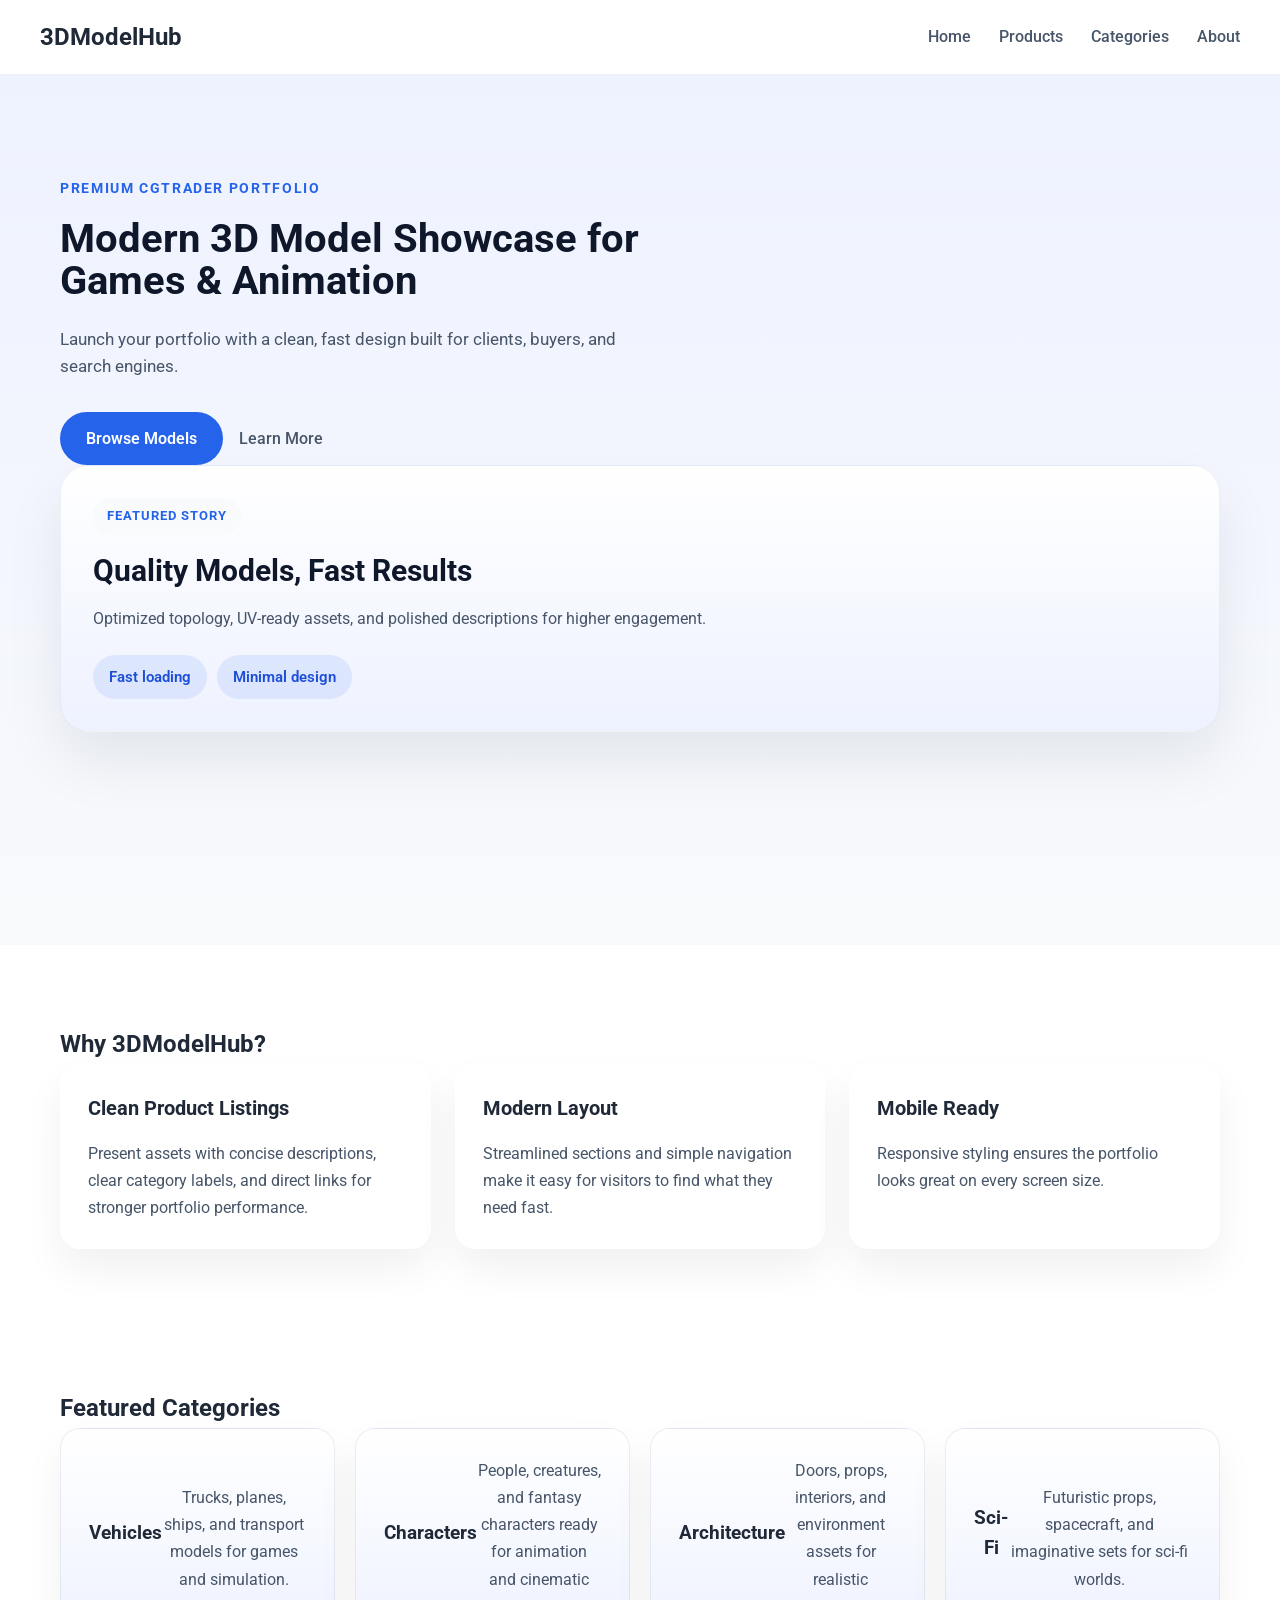
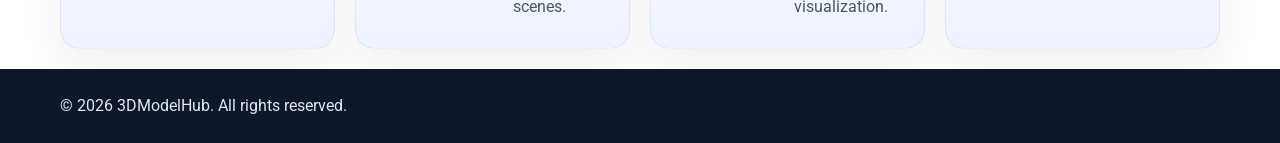
<file: index.html>
﻿<!DOCTYPE html>
<html lang="en">
<head>
    <meta charset="UTF-8">
    <meta name="viewport" content="width=device-width, initial-scale=1.0">
    <title>3DModelHub - Premium 3D Models for Games, Animation & CGTrader Assets</title>
    <meta name="description" content="Explore high-quality 3D models on 3DModelHub including vehicles, aircraft, characters, and environments. Download and view premium CGTrader assets for games, animation, and 3D rendering projects.">
    <meta name="keywords" content="3D models, CGTrader, game assets, low poly models, Blender models, 3D assets download">
    <meta name="google-site-verification" content="8uaSpe8C0XChTh4nkSGrpMi25v50Y1DEXvcRKEdQI9Q" />
    <link rel="preconnect" href="https://fonts.googleapis.com">
    <link rel="preconnect" href="https://fonts.gstatic.com" crossorigin>
    <link href="https://fonts.googleapis.com/css2?family=Roboto:wght@300;400;500;700&display=swap" rel="stylesheet">
    <link rel="stylesheet" href="styles.css">
</head>
<body>
    <header>
        <div class="container header-inner">
            <a href="index.html" class="logo">3DModelHub</a>
            <nav>
                <ul>
                    <li><a href="index.html">Home</a></li>
                    <li><a href="products.html">Products</a></li>
                    <li><a href="categories.html">Categories</a></li>
                    <li><a href="about.html">About</a></li>
                </ul>
            </nav>
        </div>
    </header>

    <main>
        <section id="hero">
            <div class="container hero-inner">
                <div class="hero-copy">
                    <span class="eyebrow">Premium CGTrader Portfolio</span>
                    <h1>Modern 3D Model Showcase for Games & Animation</h1>
                    <p>Launch your portfolio with a clean, fast design built for clients, buyers, and search engines.</p>
                    <div class="hero-actions">
                        <a href="products.html" class="hero-btn">Browse Models</a>
                        <a href="about.html" class="hero-link">Learn More</a>
                    </div>
                </div>
                <div class="hero-visual">
                    <div class="hero-card">
                        <div class="hero-tag">Featured Story</div>
                        <h2>Quality Models, Fast Results</h2>
                        <p>Optimized topology, UV-ready assets, and polished descriptions for higher engagement.</p>
                        <div class="hero-meta">
                            <span>Fast loading</span>
                            <span>Minimal design</span>
                        </div>
                    </div>
                </div>
            </div>
        </section>

        <section id="why" class="section-light">
            <div class="container">
                <h2>Why 3DModelHub?</h2>
                <div class="feature-grid">
                    <div class="feature-card">
                        <h3>Clean Product Listings</h3>
                        <p>Present assets with concise descriptions, clear category labels, and direct links for stronger portfolio performance.</p>
                    </div>
                    <div class="feature-card">
                        <h3>Modern Layout</h3>
                        <p>Streamlined sections and simple navigation make it easy for visitors to find what they need fast.</p>
                    </div>
                    <div class="feature-card">
                        <h3>Mobile Ready</h3>
                        <p>Responsive styling ensures the portfolio looks great on every screen size.</p>
                    </div>
                </div>
            </div>
        </section>

        <section id="categories" class="product-categories section-light">
            <div class="container">
                <h2>Featured Categories</h2>
                <div class="category-grid">
                    <div class="category">
                        <h3>Vehicles</h3>
                        <p>Trucks, planes, ships, and transport models for games and simulation.</p>
                    </div>
                    <div class="category">
                        <h3>Characters</h3>
                        <p>People, creatures, and fantasy characters ready for animation and cinematic scenes.</p>
                    </div>
                    <div class="category">
                        <h3>Architecture</h3>
                        <p>Doors, props, interiors, and environment assets for realistic visualization.</p>
                    </div>
                    <div class="category">
                        <h3>Sci-Fi</h3>
                        <p>Futuristic props, spacecraft, and imaginative sets for sci-fi worlds.</p>
                    </div>
                </div>
            </div>
        </section>
    </main>

    <footer>
        <div class="container footer-inner">
            <p>&copy; 2026 3DModelHub. All rights reserved.</p>
        </div>
    </footer>
</body>
</html>
</file>
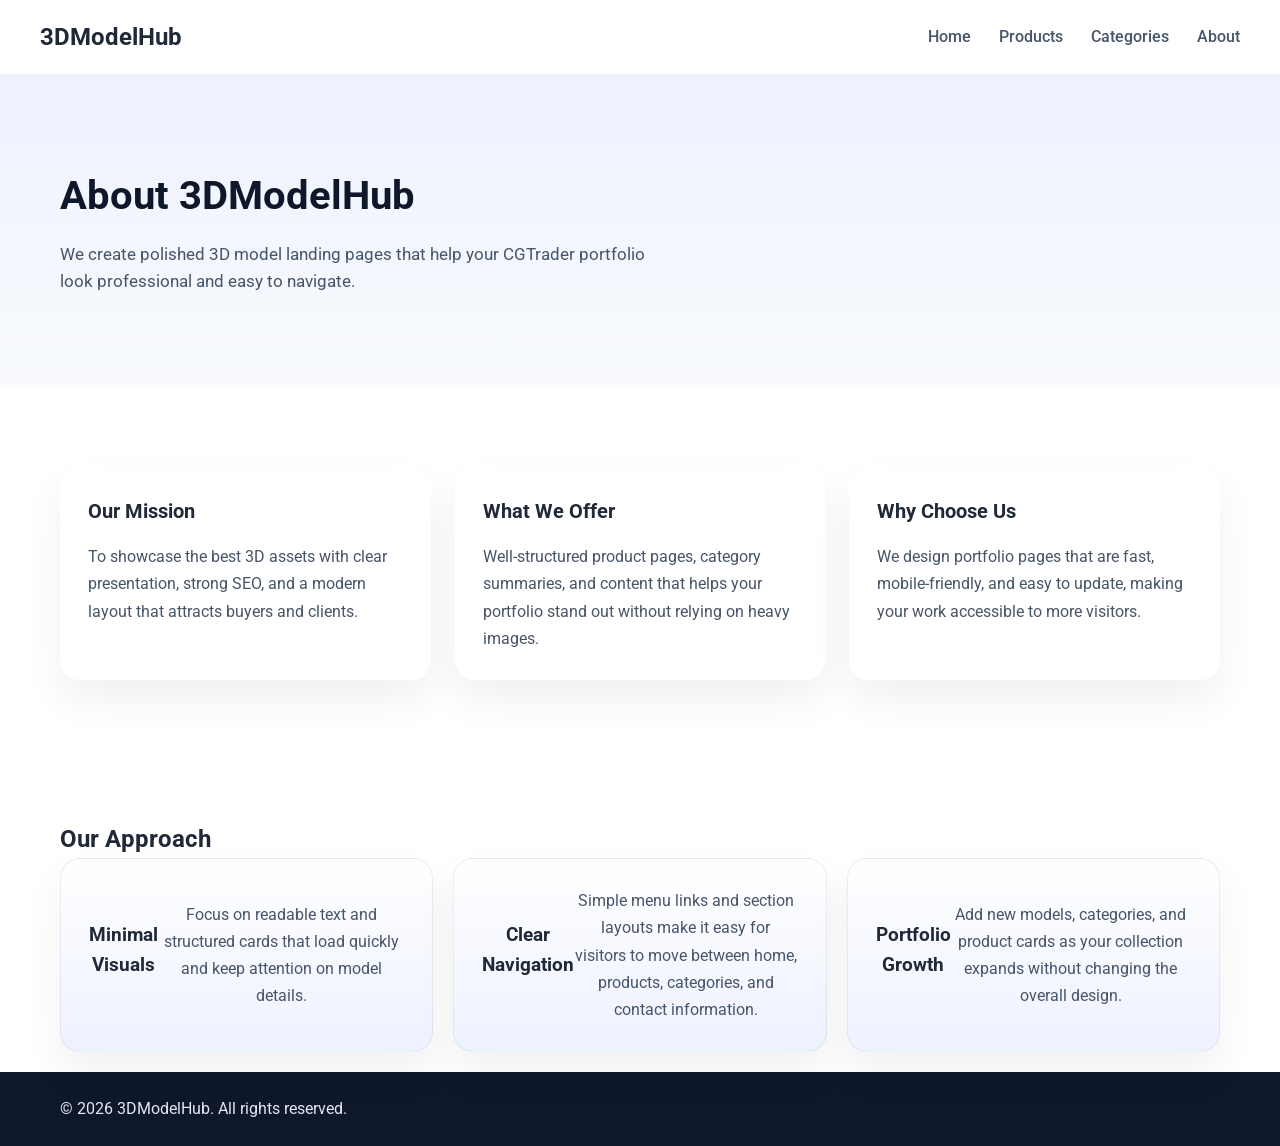
<file: about.html>
<!DOCTYPE html>
<html lang="en">
<head>
    <meta charset="UTF-8">
    <meta name="viewport" content="width=device-width, initial-scale=1.0">
    <title>About - 3DModelHub</title>
    <meta name="description" content="Learn more about 3DModelHub, our mission, and how we present CGTrader-ready 3D model assets.">
    <meta name="keywords" content="about 3DModelHub, CGTrader portfolio, 3D model assets, about page">
    <link rel="preconnect" href="https://fonts.googleapis.com">
    <link rel="preconnect" href="https://fonts.gstatic.com" crossorigin>
    <link href="https://fonts.googleapis.com/css2?family=Roboto:wght@300;400;500;700&display=swap" rel="stylesheet">
    <link rel="stylesheet" href="styles.css">
</head>
<body>
    <header>
        <div class="container header-inner">
            <a href="index.html" class="logo">3DModelHub</a>
            <nav>
                <ul>
                    <li><a href="index.html">Home</a></li>
                    <li><a href="products.html">Products</a></li>
                    <li><a href="categories.html">Categories</a></li>
                    <li><a href="about.html">About</a></li>
                </ul>
            </nav>
        </div>
    </header>

    <main>
        <section class="page-hero">
            <div class="container">
                <h1>About 3DModelHub</h1>
                <p>We create polished 3D model landing pages that help your CGTrader portfolio look professional and easy to navigate.</p>
            </div>
        </section>

        <section class="section-light">
            <div class="container">
                <div class="feature-grid">
                    <div class="feature-card">
                        <h3>Our Mission</h3>
                        <p>To showcase the best 3D assets with clear presentation, strong SEO, and a modern layout that attracts buyers and clients.</p>
                    </div>
                    <div class="feature-card">
                        <h3>What We Offer</h3>
                        <p>Well-structured product pages, category summaries, and content that helps your portfolio stand out without relying on heavy images.</p>
                    </div>
                    <div class="feature-card">
                        <h3>Why Choose Us</h3>
                        <p>We design portfolio pages that are fast, mobile-friendly, and easy to update, making your work accessible to more visitors.</p>
                    </div>
                </div>
            </div>
        </section>

        <section class="product-categories section-light">
            <div class="container">
                <h2>Our Approach</h2>
                <div class="category-grid">
                    <div class="category">
                        <h3>Minimal Visuals</h3>
                        <p>Focus on readable text and structured cards that load quickly and keep attention on model details.</p>
                    </div>
                    <div class="category">
                        <h3>Clear Navigation</h3>
                        <p>Simple menu links and section layouts make it easy for visitors to move between home, products, categories, and contact information.</p>
                    </div>
                    <div class="category">
                        <h3>Portfolio Growth</h3>
                        <p>Add new models, categories, and product cards as your collection expands without changing the overall design.</p>
                    </div>
                </div>
            </div>
        </section>
    </main>

    <footer>
        <div class="container footer-inner">
            <p>&copy; 2026 3DModelHub. All rights reserved.</p>
        </div>
    </footer>
</body>
</html>
</file>
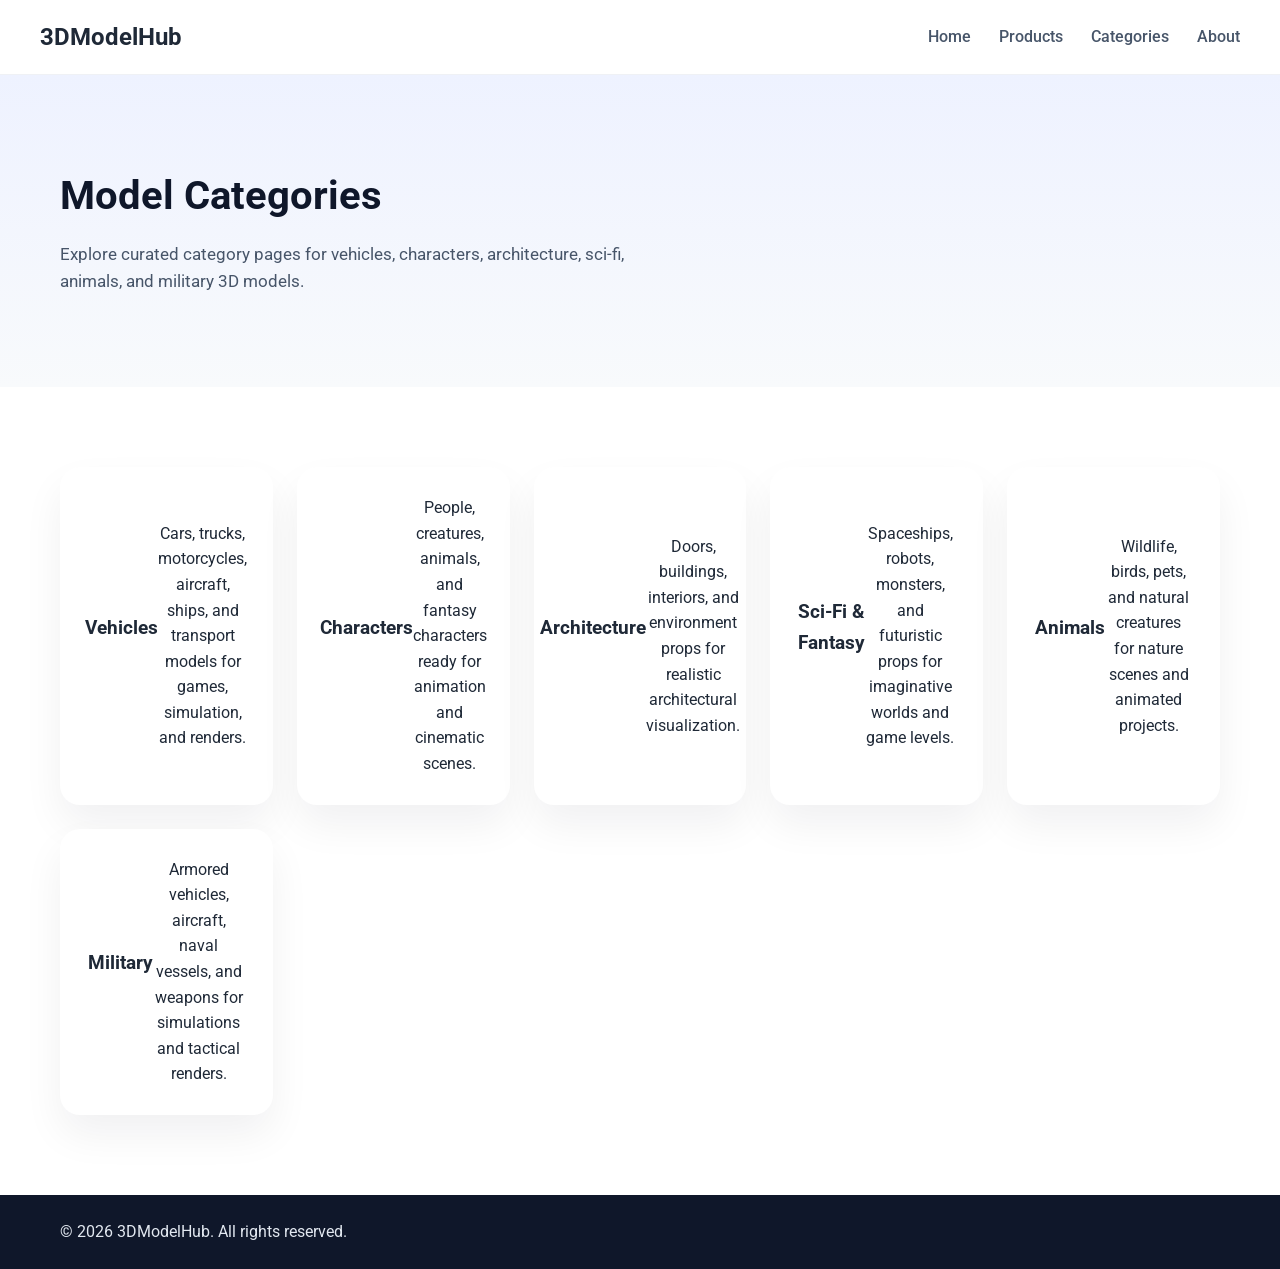
<file: categories.html>
<!DOCTYPE html>
<html lang="en">
<head>
    <meta charset="UTF-8">
    <meta name="viewport" content="width=device-width, initial-scale=1.0">
    <title>Categories - 3DModelHub</title>
    <meta name="description" content="Browse 3D model categories on 3DModelHub including vehicles, characters, architecture, sci-fi, animals, and military assets.">
    <meta name="keywords" content="3D model categories, CGTrader assets, vehicles, characters, architecture, sci-fi, animals, military">
    <link rel="preconnect" href="https://fonts.googleapis.com">
    <link rel="preconnect" href="https://fonts.gstatic.com" crossorigin>
    <link href="https://fonts.googleapis.com/css2?family=Roboto:wght@300;400;500;700&display=swap" rel="stylesheet">
    <link rel="stylesheet" href="styles.css">
</head>
<body>
    <header>
        <div class="container header-inner">
            <a href="index.html" class="logo">3DModelHub</a>
            <nav>
                <ul>
                    <li><a href="index.html">Home</a></li>
                    <li><a href="products.html">Products</a></li>
                    <li><a href="categories.html">Categories</a></li>                    <li><a href="about.html">About</a></li>                </ul>
            </nav>
        </div>
    </header>

    <main>
        <section class="page-hero">
            <div class="container">
                <h1>Model Categories</h1>
                <p>Explore curated category pages for vehicles, characters, architecture, sci-fi, animals, and military 3D models.</p>
            </div>
        </section>

        <section class="section-light">
            <div class="container">
                <div class="category-grid">
                    <div class="category">
                        <h3>Vehicles</h3>
                        <p>Cars, trucks, motorcycles, aircraft, ships, and transport models for games, simulation, and renders.</p>
                    </div>
                    <div class="category">
                        <h3>Characters</h3>
                        <p>People, creatures, animals, and fantasy characters ready for animation and cinematic scenes.</p>
                    </div>
                    <div class="category">
                        <h3>Architecture</h3>
                        <p>Doors, buildings, interiors, and environment props for realistic architectural visualization.</p>
                    </div>
                    <div class="category">
                        <h3>Sci-Fi & Fantasy</h3>
                        <p>Spaceships, robots, monsters, and futuristic props for imaginative worlds and game levels.</p>
                    </div>
                    <div class="category">
                        <h3>Animals</h3>
                        <p>Wildlife, birds, pets, and natural creatures for nature scenes and animated projects.</p>
                    </div>
                    <div class="category">
                        <h3>Military</h3>
                        <p>Armored vehicles, aircraft, naval vessels, and weapons for simulations and tactical renders.</p>
                    </div>
                </div>
            </div>
        </section>
    </main>

    <footer>
        <div class="container footer-inner">
            <p>&copy; 2026 3DModelHub. All rights reserved.</p>
        </div>
    </footer>
</body>
</html>
</file>
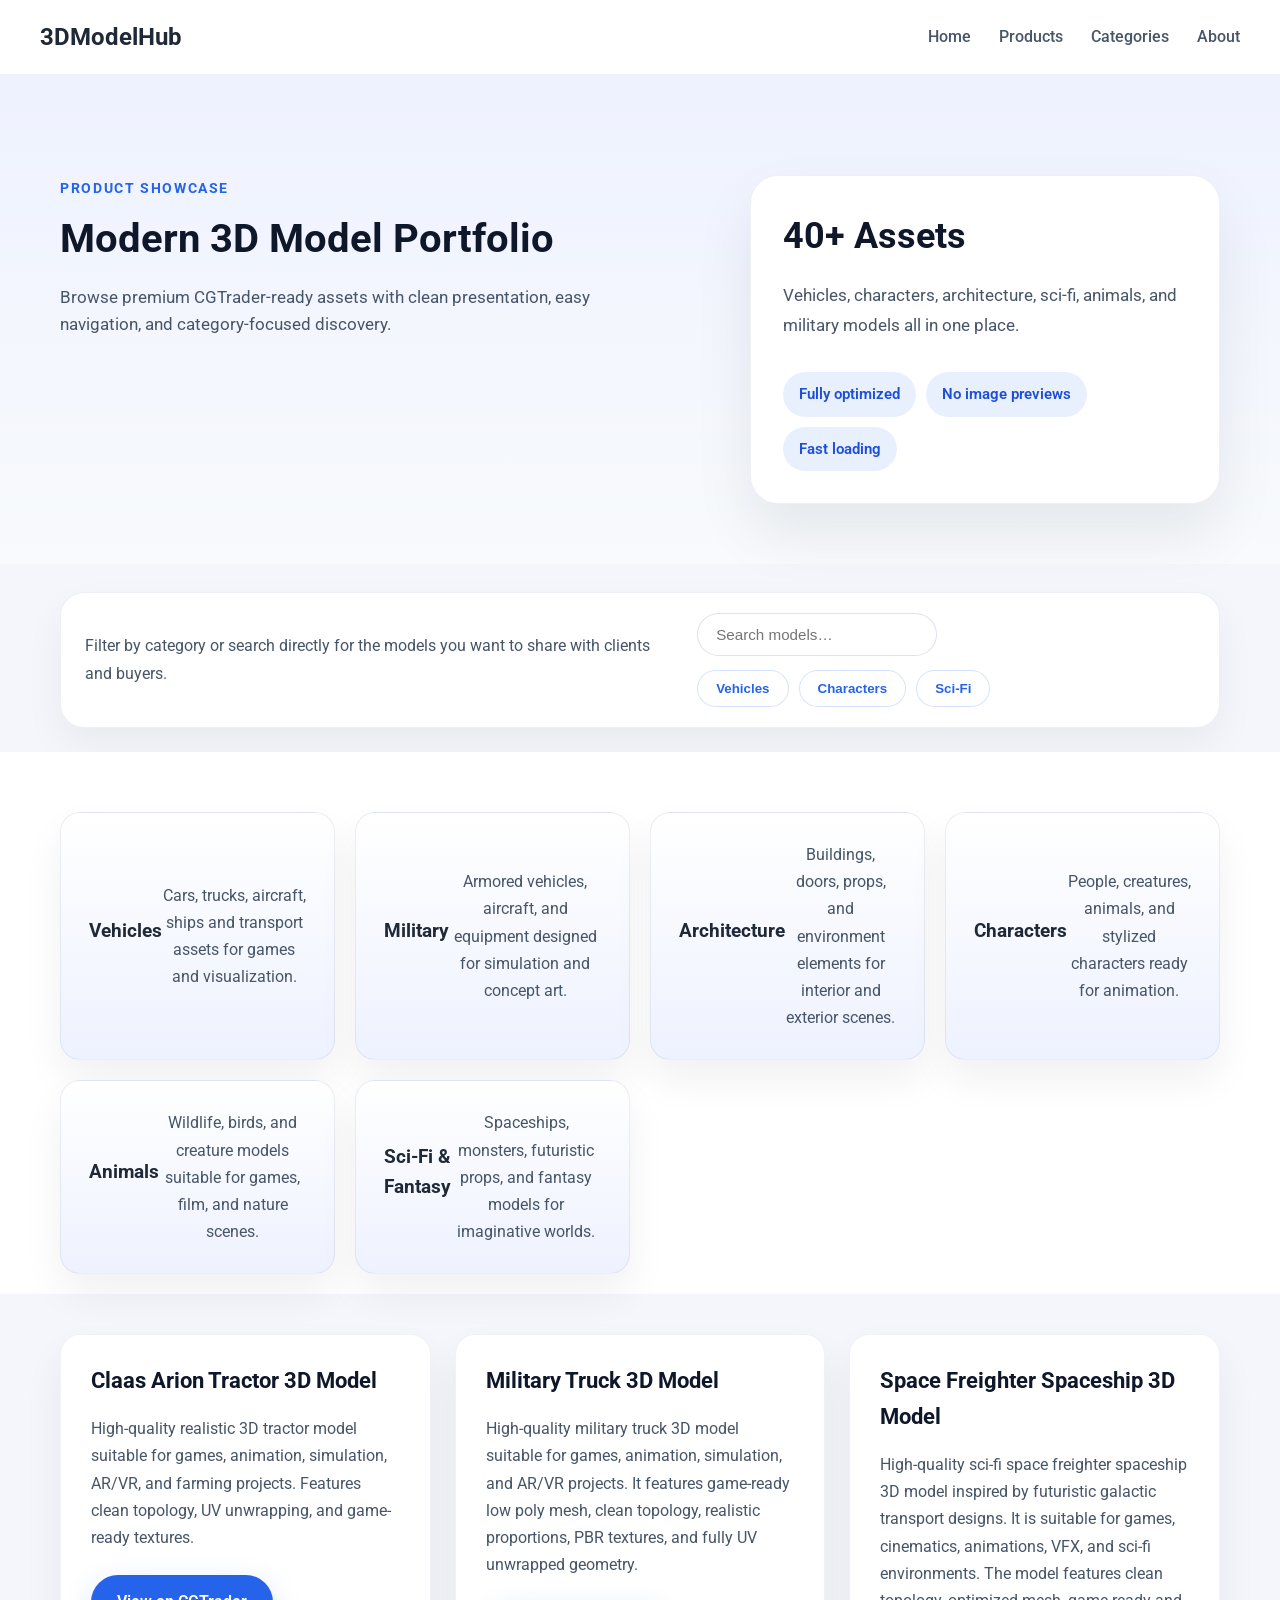
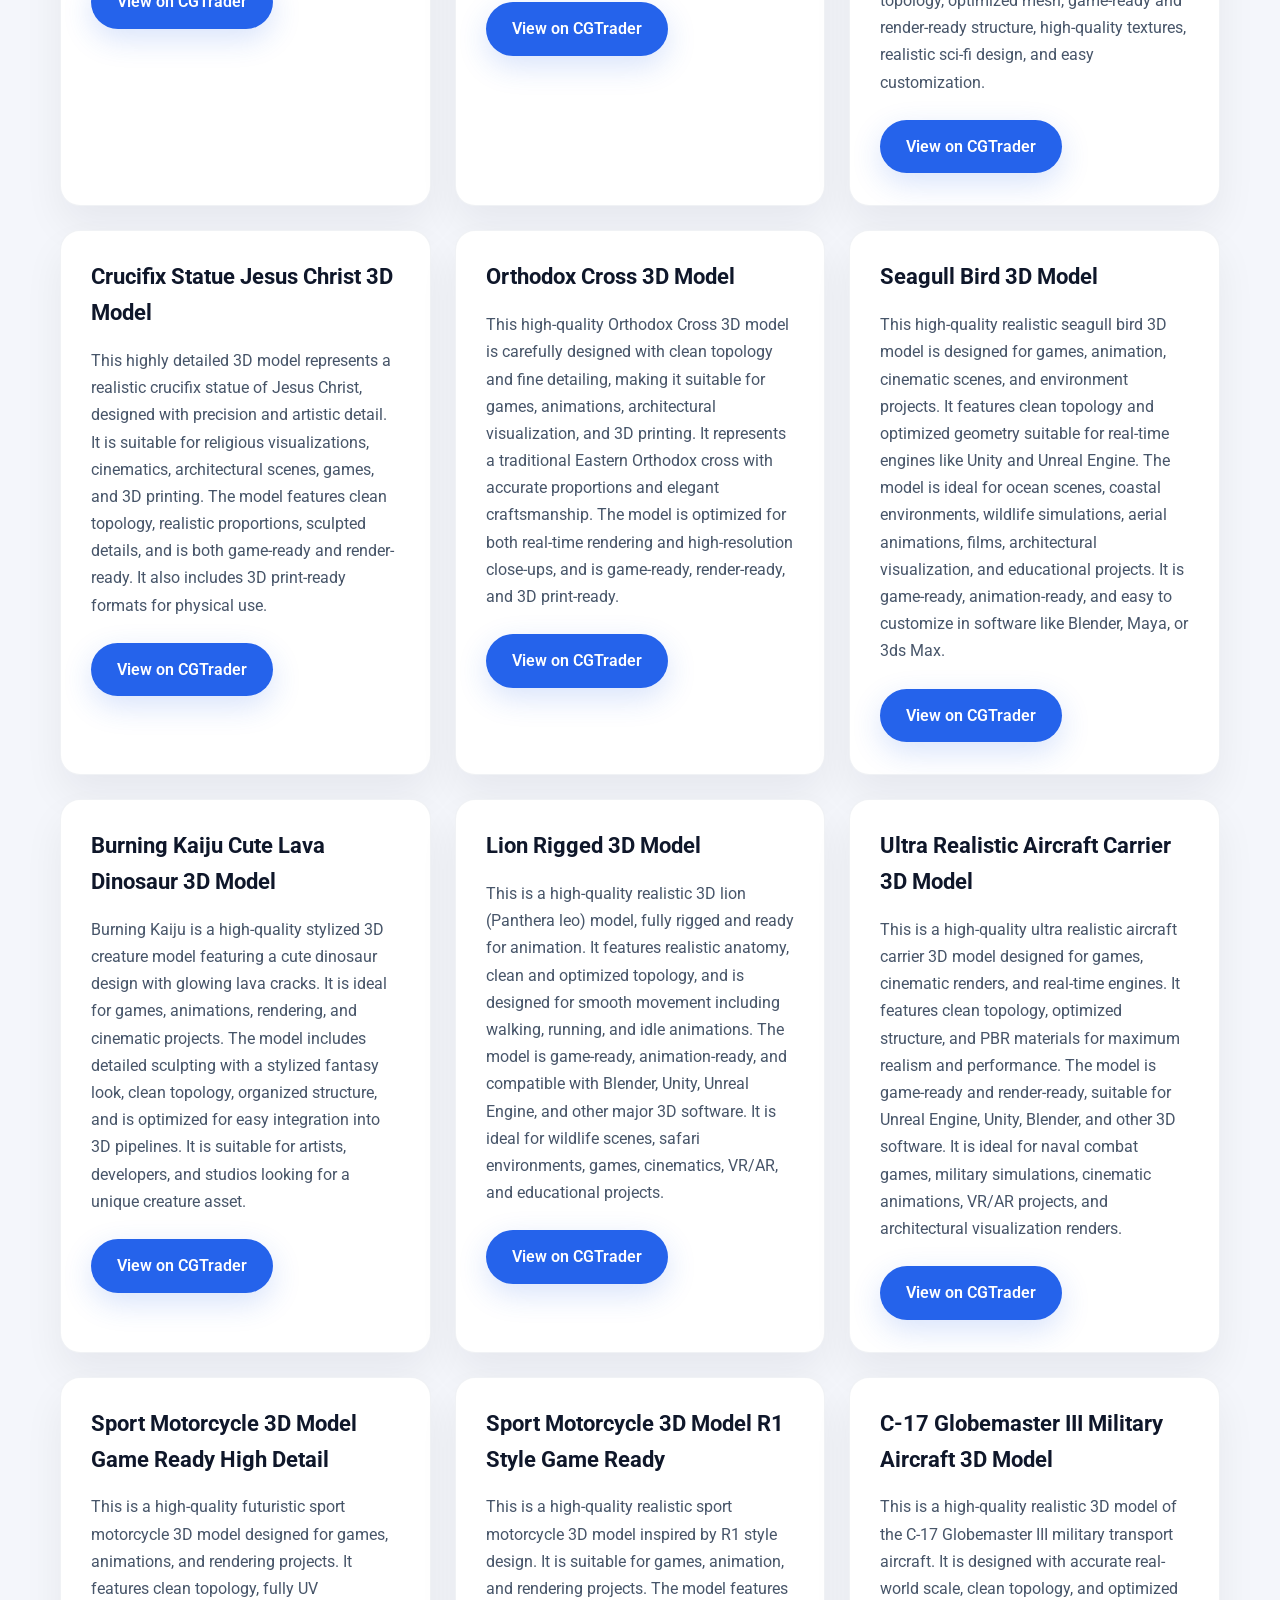
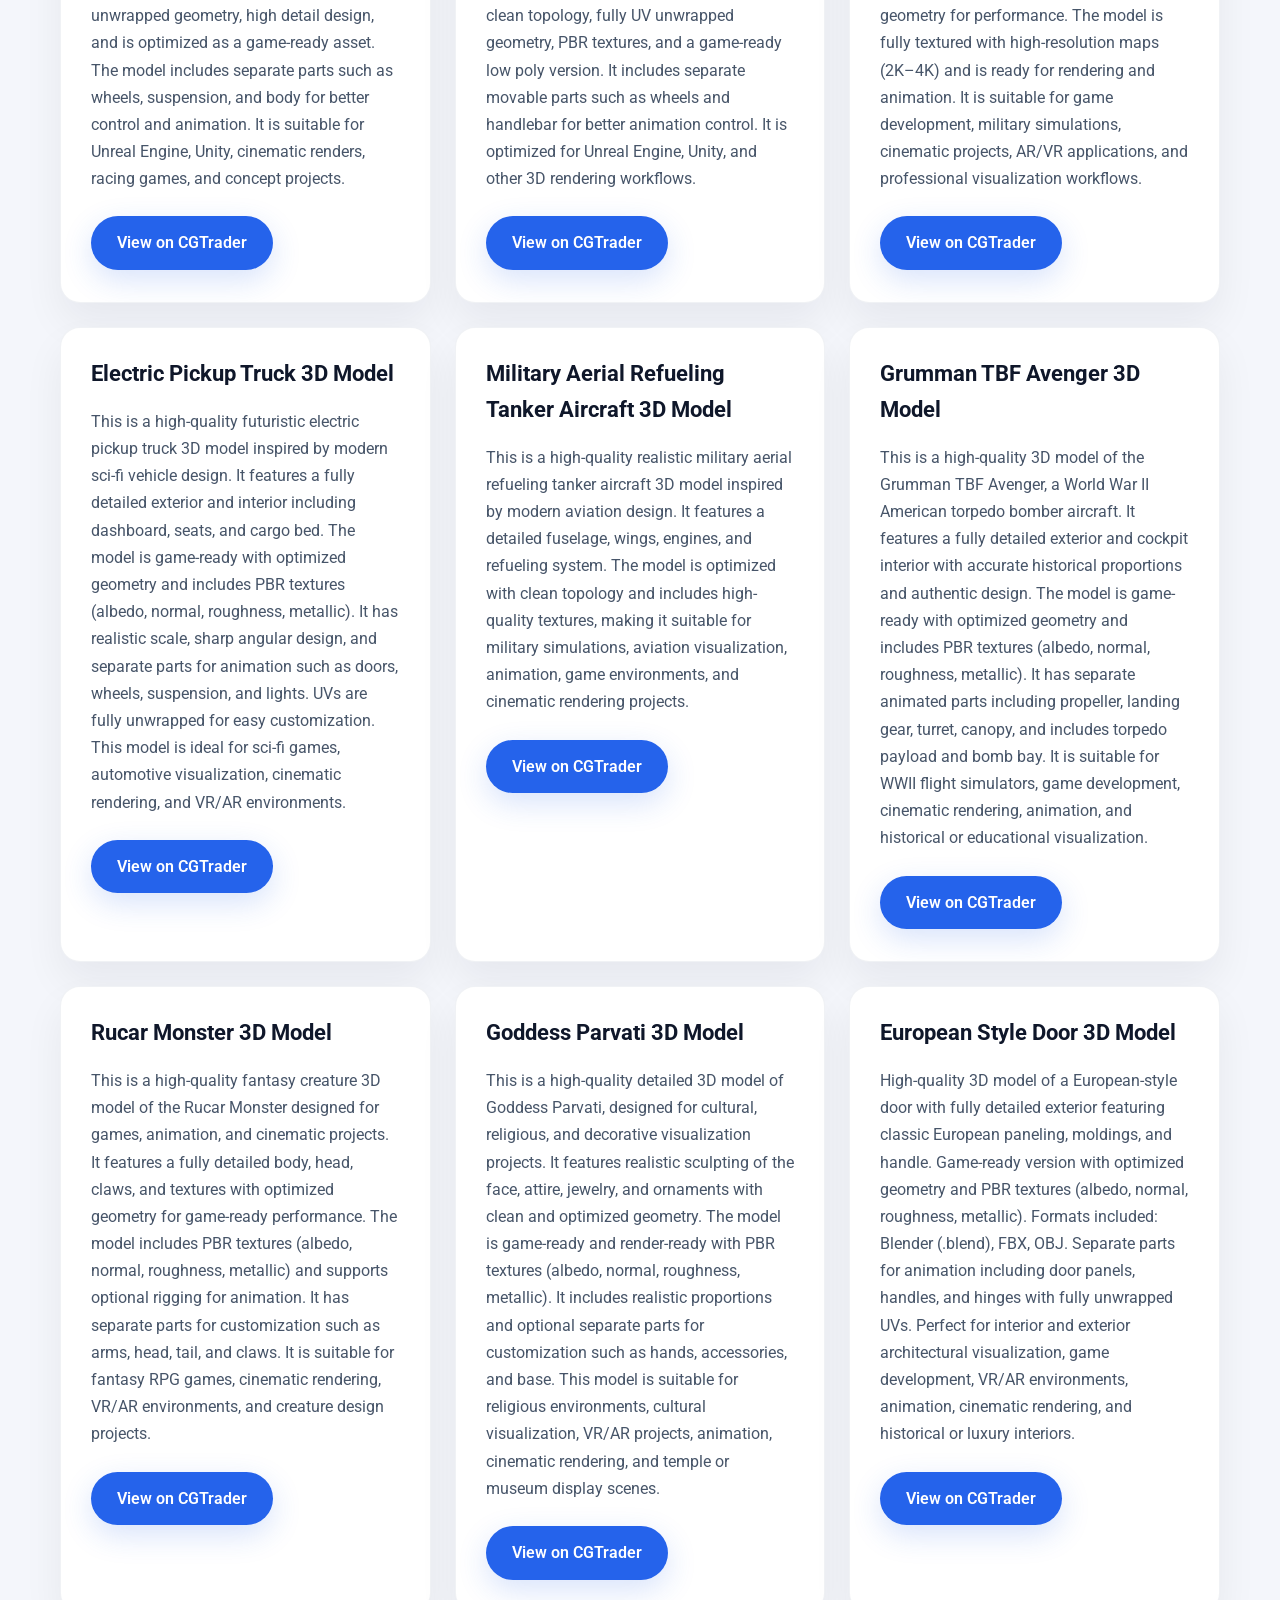
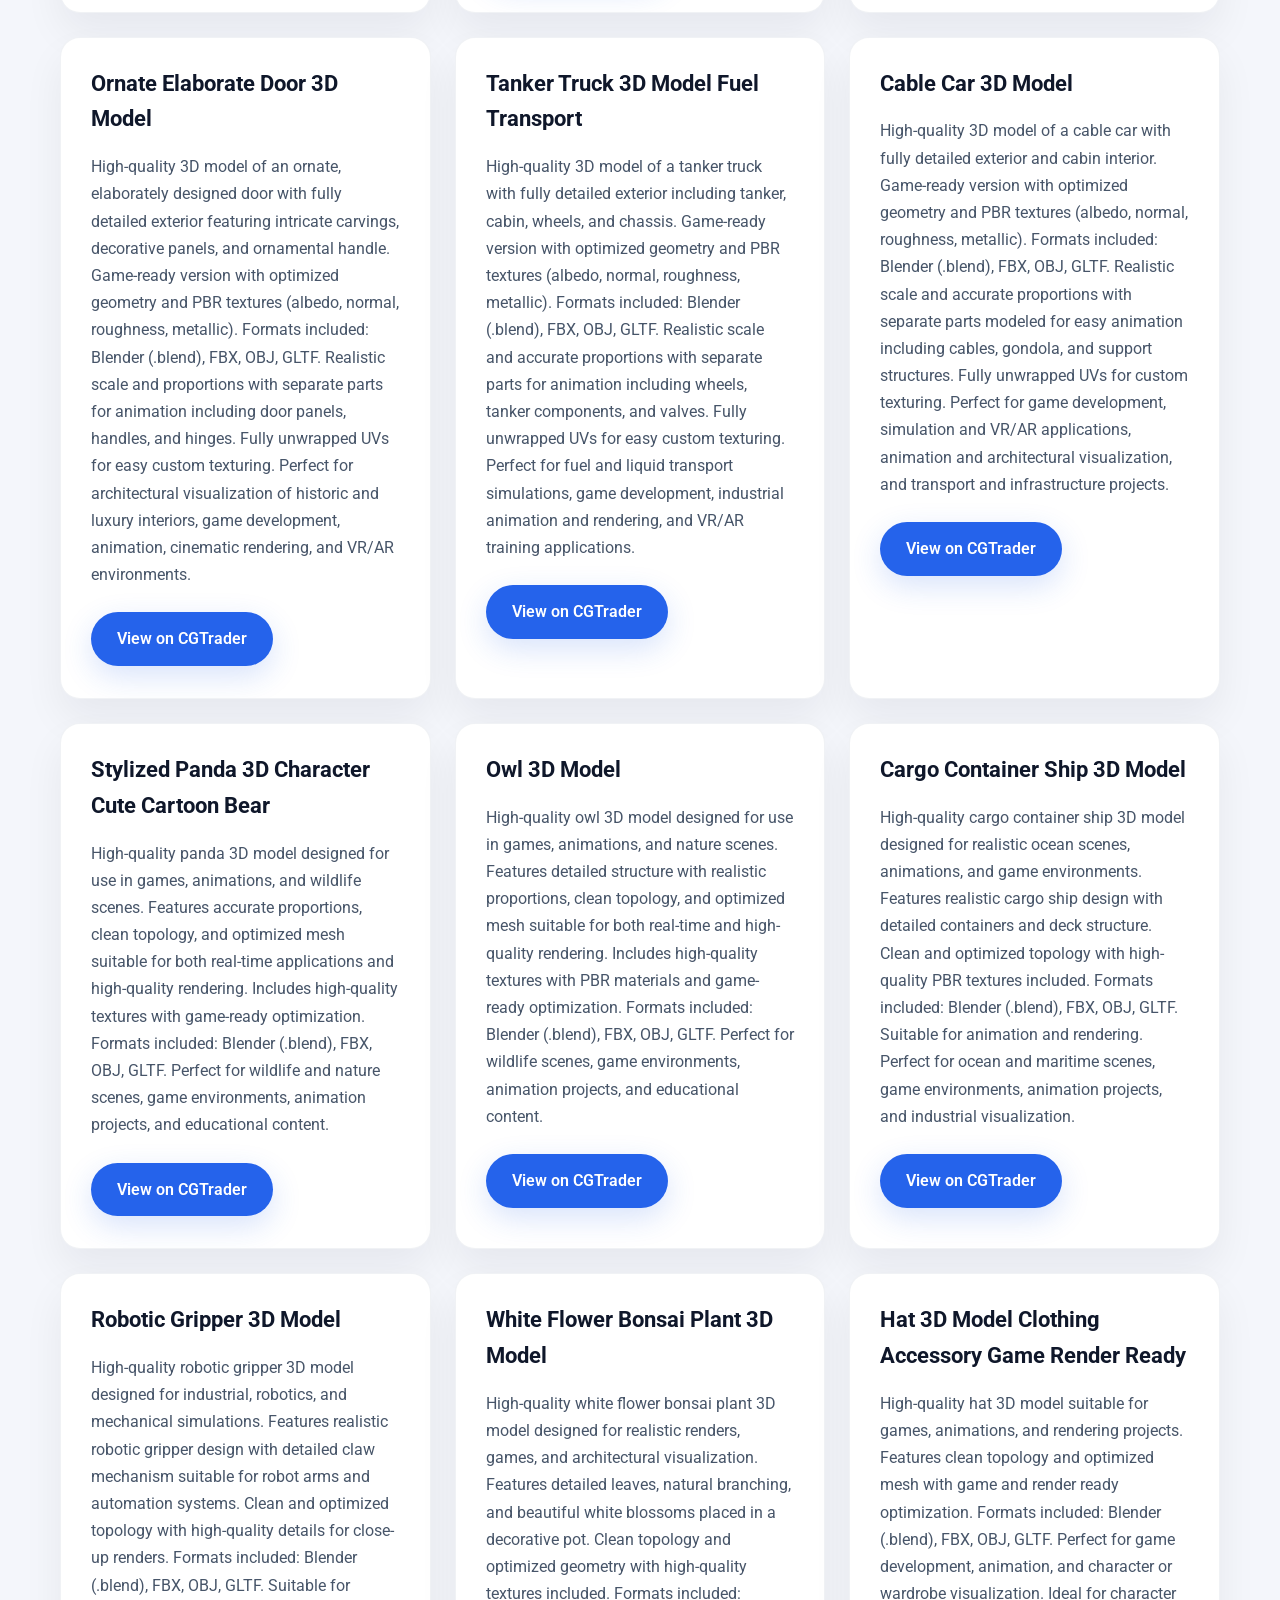
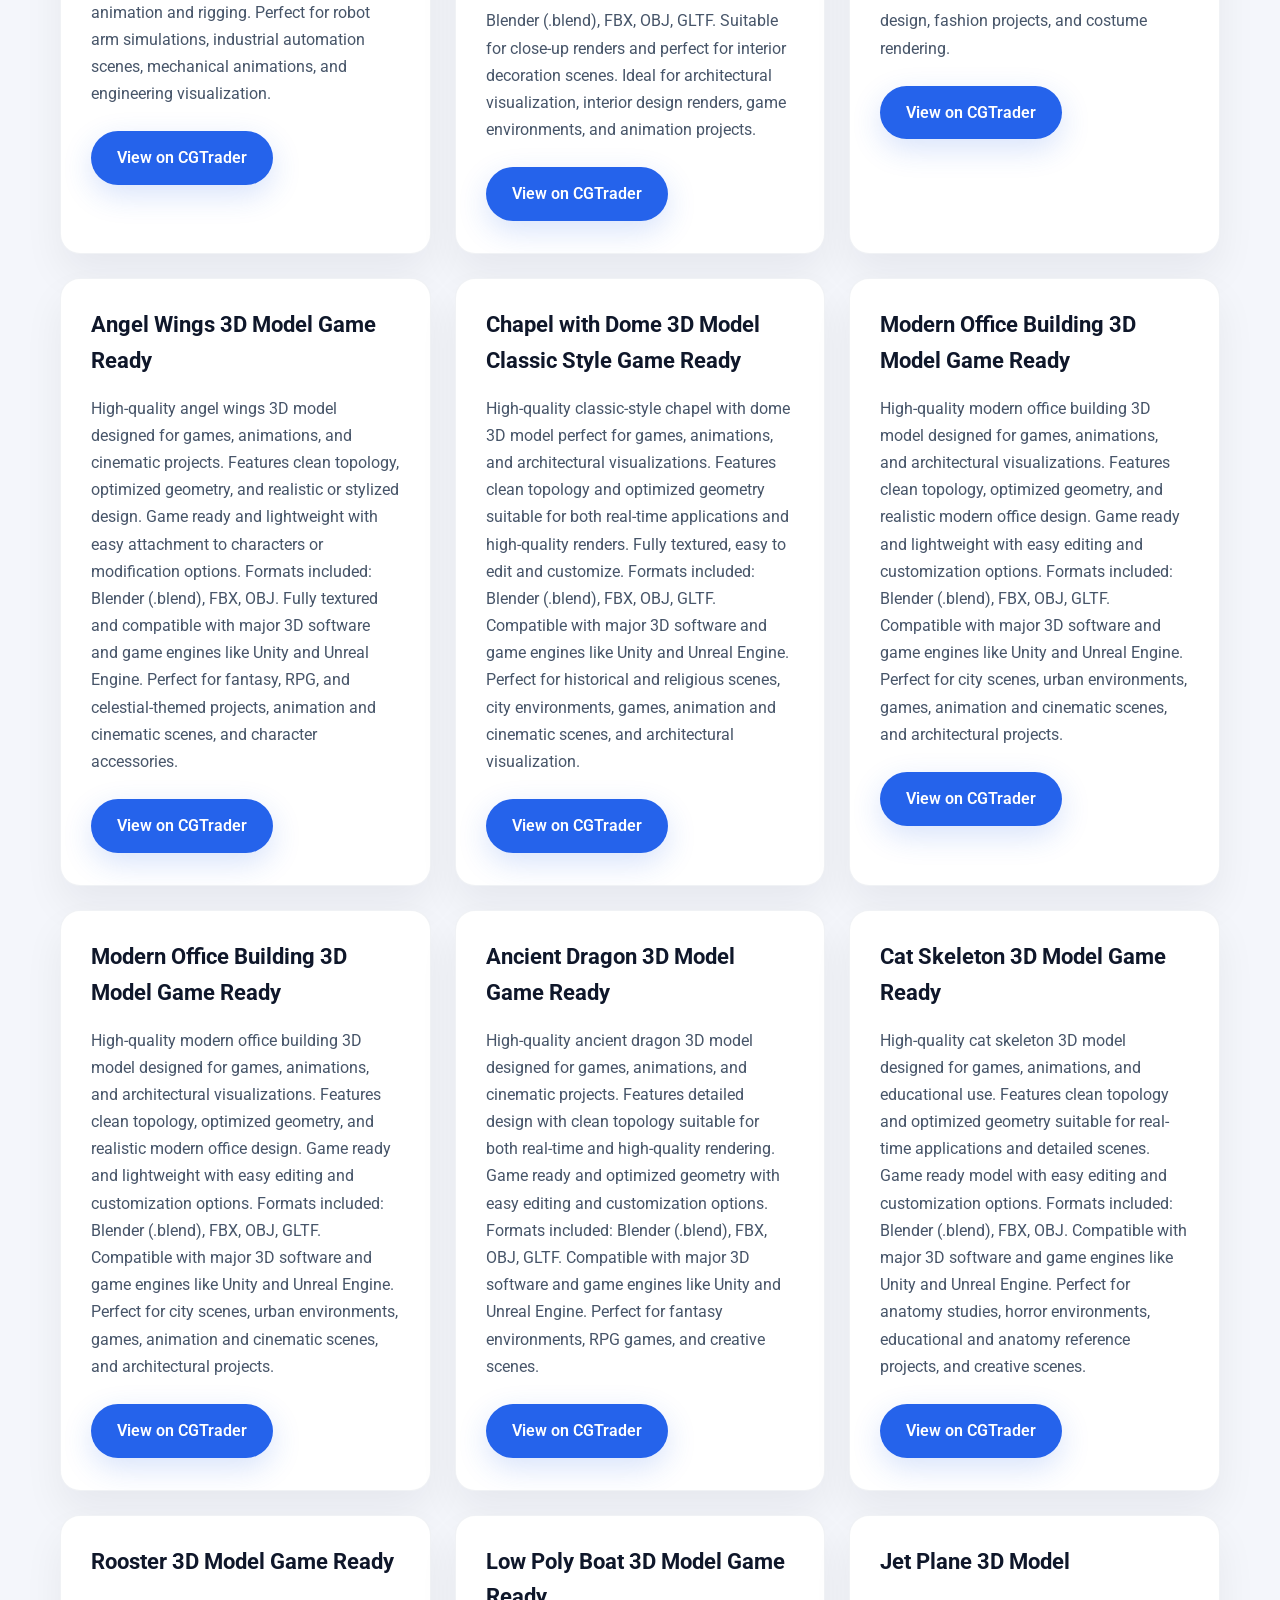
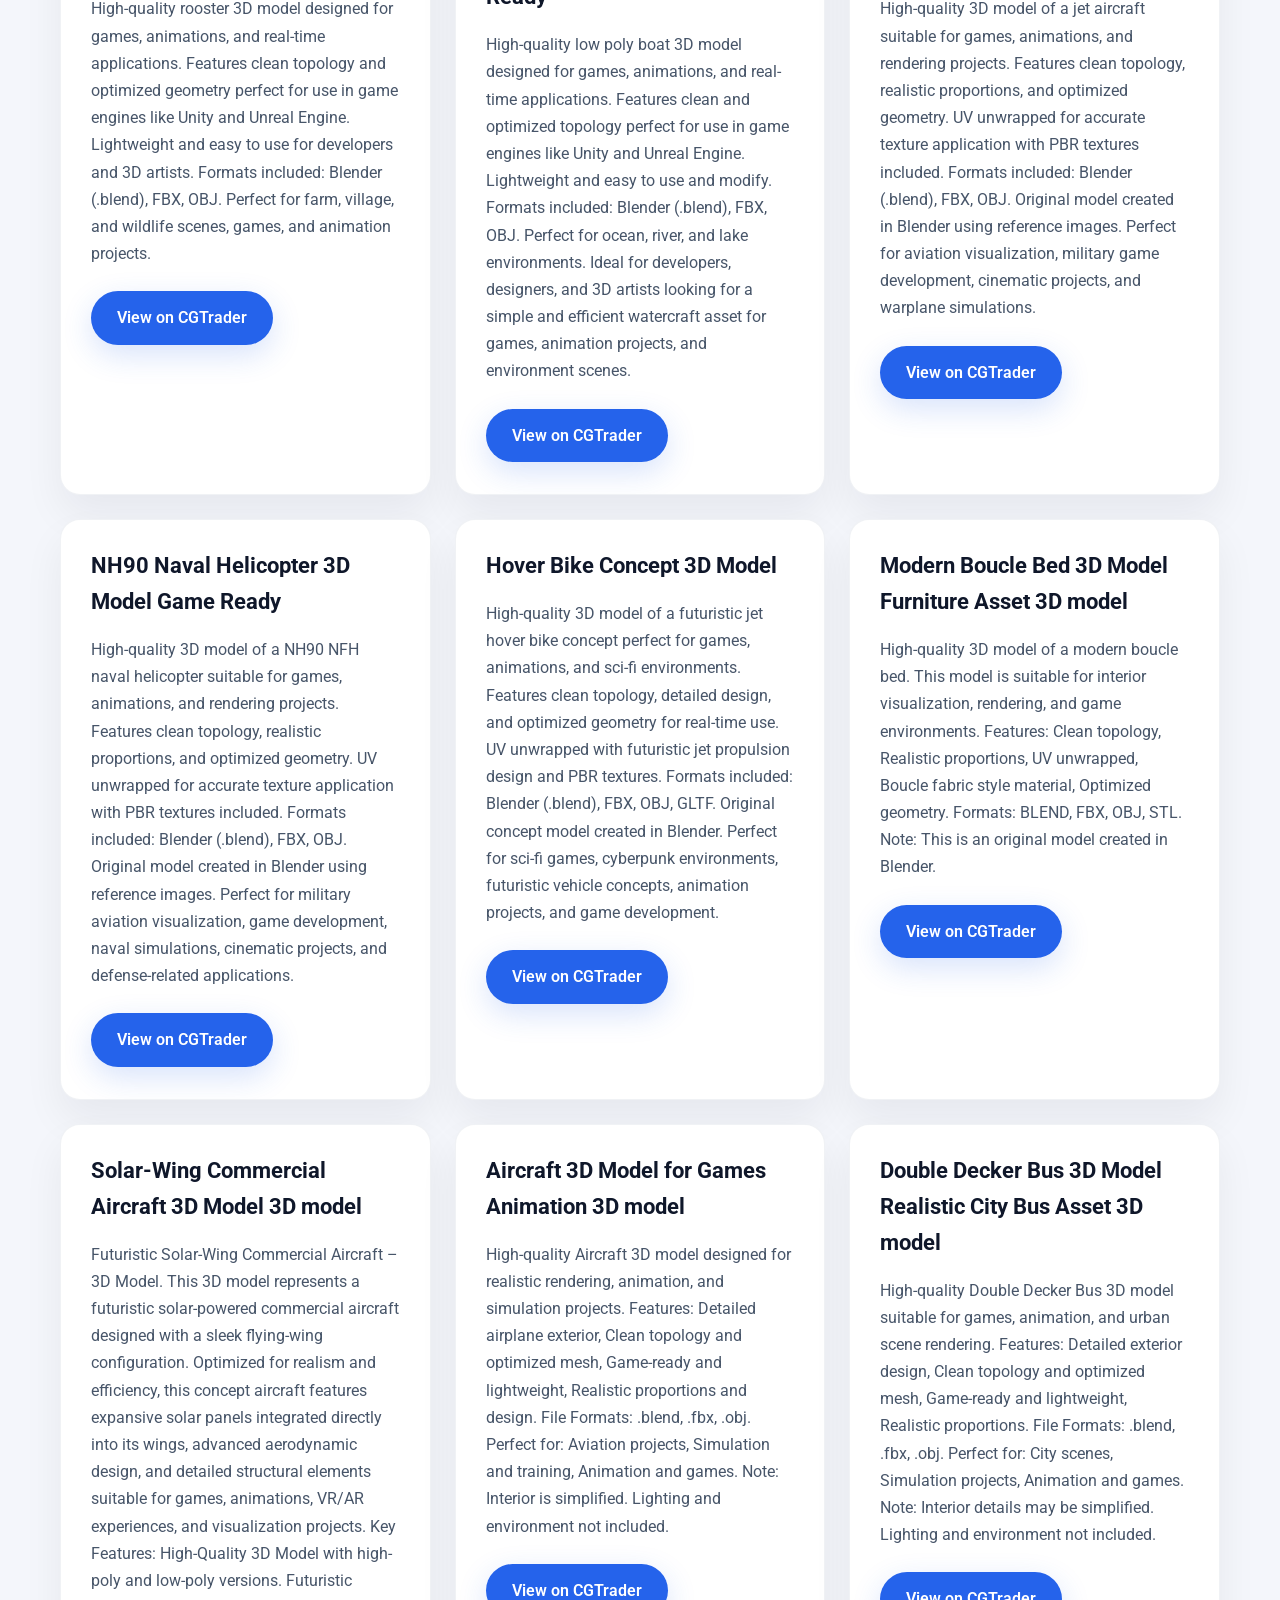
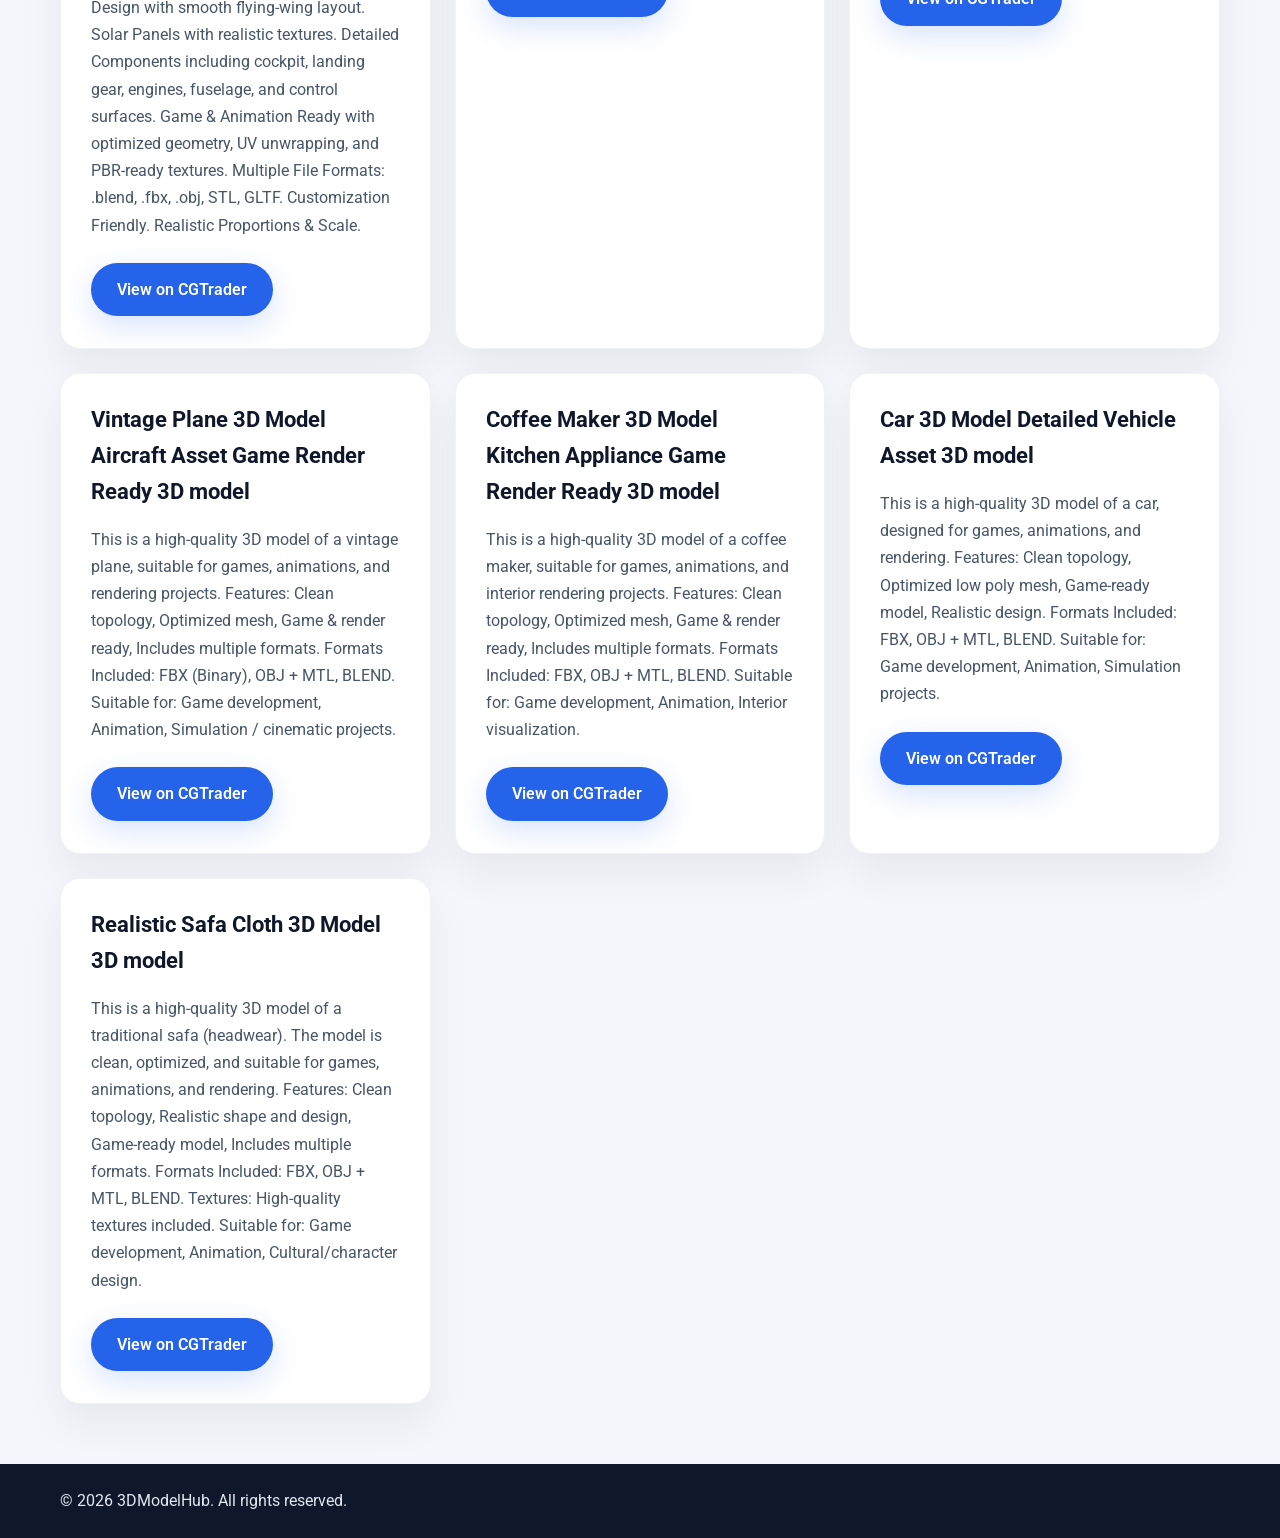
<file: products.html>
<!DOCTYPE html>
<html lang="en">
<head>
    <meta charset="UTF-8">
    <meta name="viewport" content="width=device-width, initial-scale=1.0">
    <title>Products - 3DModelHub</title>
    <meta name="description" content="Browse all 3D model products from 3DModelHub with direct links to CGTrader.">
    <meta name="keywords" content="3D models, CGTrader, products, game assets, sci-fi models, vehicle models">
    <link rel="preconnect" href="https://fonts.googleapis.com">
    <link rel="preconnect" href="https://fonts.gstatic.com" crossorigin>
    <link href="https://fonts.googleapis.com/css2?family=Roboto:wght@300;400;500;700&display=swap" rel="stylesheet">
    <link rel="stylesheet" href="styles.css">
</head>
<body>
    <header>
        <div class="container header-inner">
            <a href="index.html" class="logo">3DModelHub</a>
            <nav>
                <ul>
                    <li><a href="index.html">Home</a></li>
                    <li><a href="products.html">Products</a></li>
                    <li><a href="categories.html">Categories</a></li>
                    <li><a href="about.html">About</a></li>
                </ul>
            </nav>
        </div>
    </header>

    <main>
        <section class="page-hero">
            <div class="container hero-grid">
                <div class="hero-copy">
                    <span class="eyebrow">Product Showcase</span>
                    <h1>Modern 3D Model Portfolio</h1>
                    <p>Browse premium CGTrader-ready assets with clean presentation, easy navigation, and category-focused discovery.</p>
                </div>
                <div class="hero-panel">
                    <div class="hero-panel-card">
                        <h2>40+ Assets</h2>
                        <p>Vehicles, characters, architecture, sci-fi, animals, and military models all in one place.</p>
                        <div class="hero-meta">
                            <span>Fully optimized</span>
                            <span>No image previews</span>
                            <span>Fast loading</span>
                        </div>
                    </div>
                </div>
            </div>
        </section>

        <section class="product-toolbar">
            <div class="container">
                <div class="toolbar-row">
                    <div class="toolbar-copy">
                        <p>Filter by category or search directly for the models you want to share with clients and buyers.</p>
                    </div>
                    <div class="toolbar-actions">
                        <input type="search" placeholder="Search models…" aria-label="Search models">
                        <div class="filter-chips">
                            <button type="button">Vehicles</button>
                            <button type="button">Characters</button>
                            <button type="button">Sci-Fi</button>
                        </div>
                    </div>
                </div>
            </div>
        </section>

        <section class="product-categories section-light">
            <div class="container">
                <div class="category-grid">
                    <div class="category">
                        <h3>Vehicles</h3>
                        <p>Cars, trucks, aircraft, ships and transport assets for games and visualization.</p>
                    </div>
                    <div class="category">
                        <h3>Military</h3>
                        <p>Armored vehicles, aircraft, and equipment designed for simulation and concept art.</p>
                    </div>
                    <div class="category">
                        <h3>Architecture</h3>
                        <p>Buildings, doors, props, and environment elements for interior and exterior scenes.</p>
                    </div>
                    <div class="category">
                        <h3>Characters</h3>
                        <p>People, creatures, animals, and stylized characters ready for animation.</p>
                    </div>
                    <div class="category">
                        <h3>Animals</h3>
                        <p>Wildlife, birds, and creature models suitable for games, film, and nature scenes.</p>
                    </div>
                    <div class="category">
                        <h3>Sci-Fi & Fantasy</h3>
                        <p>Spaceships, monsters, futuristic props, and fantasy models for imaginative worlds.</p>
                    </div>
                </div>
            </div>
        </section>

        <section id="products">
            <div class="container">
                <div class="product-grid">
                    <div class="card">
                        <div class="card-image"><div class="image-placeholder"></div></div>
                        <div class="card-content">
                            <h3>Claas Arion Tractor 3D Model</h3>
                            <p>High-quality realistic 3D tractor model suitable for games, animation, simulation, AR/VR, and farming projects. Features clean topology, UV unwrapping, and game-ready textures.</p>
                            <a href="https://www.cgtrader.com/3d-models/vehicle/other/claas-arion-tractor-3d-model" target="_blank" rel="noopener noreferrer" class="cta-btn">View on CGTrader</a>
                        </div>
                    </div>
                    <div class="card">
                        <div class="card-image"><div class="image-placeholder"></div></div>
                        <div class="card-content">
                            <h3>Military Truck 3D Model</h3>
                            <p>High-quality military truck 3D model suitable for games, animation, simulation, and AR/VR projects. It features game-ready low poly mesh, clean topology, realistic proportions, PBR textures, and fully UV unwrapped geometry.</p>
                            <a href="https://www.cgtrader.com/3d-models/military/military-vehicle/military-truck-3d-model-72cf2293-7ee6-48e0-bdb8-0325bc95a999" target="_blank" rel="noopener noreferrer" class="cta-btn">View on CGTrader</a>
                        </div>
                    </div>
                    <div class="card">
                        <div class="card-image"><div class="image-placeholder"></div></div>
                        <div class="card-content">
                            <h3>Space Freighter Spaceship 3D Model</h3>
                            <p>High-quality sci-fi space freighter spaceship 3D model inspired by futuristic galactic transport designs. It is suitable for games, cinematics, animations, VFX, and sci-fi environments. The model features clean topology, optimized mesh, game-ready and render-ready structure, high-quality textures, realistic sci-fi design, and easy customization.</p>
                            <a href="https://www.cgtrader.com/3d-models/space/spaceship/space-freighter-spaceship-3d-model" target="_blank" rel="noopener noreferrer" class="cta-btn">View on CGTrader</a>
                        </div>
                    </div>
                    <div class="card">
                        <div class="card-image"><div class="image-placeholder"></div></div>
                        <div class="card-content">
                            <h3>Crucifix Statue Jesus Christ 3D Model</h3>
                            <p>This highly detailed 3D model represents a realistic crucifix statue of Jesus Christ, designed with precision and artistic detail. It is suitable for religious visualizations, cinematics, architectural scenes, games, and 3D printing. The model features clean topology, realistic proportions, sculpted details, and is both game-ready and render-ready. It also includes 3D print-ready formats for physical use.</p>
                            <a href="https://www.cgtrader.com/3d-models/vehicle/other/crucifix-statue-jesus-christ-3d-model" target="_blank" rel="noopener noreferrer" class="cta-btn">View on CGTrader</a>
                        </div>
                    </div>
                    <div class="card">
                        <div class="card-image"><div class="image-placeholder"></div></div>
                        <div class="card-content">
                            <h3>Orthodox Cross 3D Model</h3>
                            <p>This high-quality Orthodox Cross 3D model is carefully designed with clean topology and fine detailing, making it suitable for games, animations, architectural visualization, and 3D printing. It represents a traditional Eastern Orthodox cross with accurate proportions and elegant craftsmanship. The model is optimized for both real-time rendering and high-resolution close-ups, and is game-ready, render-ready, and 3D print-ready.</p>
                            <a href="https://www.cgtrader.com/3d-models/vehicle/other/orthodox-cross-3d-model" target="_blank" rel="noopener noreferrer" class="cta-btn">View on CGTrader</a>
                        </div>
                    </div>
                    <div class="card">
                        <div class="card-image"><div class="image-placeholder"></div></div>
                        <div class="card-content">
                            <h3>Seagull Bird 3D Model</h3>
                            <p>This high-quality realistic seagull bird 3D model is designed for games, animation, cinematic scenes, and environment projects. It features clean topology and optimized geometry suitable for real-time engines like Unity and Unreal Engine. The model is ideal for ocean scenes, coastal environments, wildlife simulations, aerial animations, films, architectural visualization, and educational projects. It is game-ready, animation-ready, and easy to customize in software like Blender, Maya, or 3ds Max.</p>
                            <a href="https://www.cgtrader.com/3d-models/animal/bird/seagull-bird-3d-model" target="_blank" rel="noopener noreferrer" class="cta-btn">View on CGTrader</a>
                        </div>
                    </div>
                    <div class="card">
                        <div class="card-image"><div class="image-placeholder"></div></div>
                        <div class="card-content">
                            <h3>Burning Kaiju Cute Lava Dinosaur 3D Model</h3>
                            <p>Burning Kaiju is a high-quality stylized 3D creature model featuring a cute dinosaur design with glowing lava cracks. It is ideal for games, animations, rendering, and cinematic projects. The model includes detailed sculpting with a stylized fantasy look, clean topology, organized structure, and is optimized for easy integration into 3D pipelines. It is suitable for artists, developers, and studios looking for a unique creature asset.</p>
                            <a href="https://www.cgtrader.com/3d-models/character/fantasy-character/burning-kaiju-cute-lava-dinosaur-3d-model" target="_blank" rel="noopener noreferrer" class="cta-btn">View on CGTrader</a>
                        </div>
                    </div>
                    <div class="card">
                        <div class="card-image"><div class="image-placeholder"></div></div>
                        <div class="card-content">
                            <h3>Lion Rigged 3D Model</h3>
                            <p>This is a high-quality realistic 3D lion (Panthera leo) model, fully rigged and ready for animation. It features realistic anatomy, clean and optimized topology, and is designed for smooth movement including walking, running, and idle animations. The model is game-ready, animation-ready, and compatible with Blender, Unity, Unreal Engine, and other major 3D software. It is ideal for wildlife scenes, safari environments, games, cinematics, VR/AR, and educational projects.</p>
                            <a href="https://www.cgtrader.com/3d-models/animal/mammal/lion-rigged-3d-model" target="_blank" rel="noopener noreferrer" class="cta-btn">View on CGTrader</a>
                        </div>
                    </div>
                    <div class="card">
                        <div class="card-image"><div class="image-placeholder"></div></div>
                        <div class="card-content">
                            <h3>Ultra Realistic Aircraft Carrier 3D Model</h3>
                            <p>This is a high-quality ultra realistic aircraft carrier 3D model designed for games, cinematic renders, and real-time engines. It features clean topology, optimized structure, and PBR materials for maximum realism and performance. The model is game-ready and render-ready, suitable for Unreal Engine, Unity, Blender, and other 3D software. It is ideal for naval combat games, military simulations, cinematic animations, VR/AR projects, and architectural visualization renders.</p>
                            <a href="https://www.cgtrader.com/3d-models/watercraft/military-watercraft/ultra-realistic-aircraft-carrier-3d-model" target="_blank" rel="noopener noreferrer" class="cta-btn">View on CGTrader</a>
                        </div>
                    </div>
                    <div class="card">
                        <div class="card-image"><div class="image-placeholder"></div></div>
                        <div class="card-content">
                            <h3>Sport Motorcycle 3D Model Game Ready High Detail</h3>
                            <p>This is a high-quality futuristic sport motorcycle 3D model designed for games, animations, and rendering projects. It features clean topology, fully UV unwrapped geometry, high detail design, and is optimized as a game-ready asset. The model includes separate parts such as wheels, suspension, and body for better control and animation. It is suitable for Unreal Engine, Unity, cinematic renders, racing games, and concept projects.</p>
                            <a href="https://www.cgtrader.com/3d-models/vehicle/motorcycle/sport-motorcycle-3d-model-game-ready-high-detail" target="_blank" rel="noopener noreferrer" class="cta-btn">View on CGTrader</a>
                        </div>
                    </div>
                    <div class="card">
                        <div class="card-image"><div class="image-placeholder"></div></div>
                        <div class="card-content">
                            <h3>Sport Motorcycle 3D Model R1 Style Game Ready</h3>
                            <p>This is a high-quality realistic sport motorcycle 3D model inspired by R1 style design. It is suitable for games, animation, and rendering projects. The model features clean topology, fully UV unwrapped geometry, PBR textures, and a game-ready low poly version. It includes separate movable parts such as wheels and handlebar for better animation control. It is optimized for Unreal Engine, Unity, and other 3D rendering workflows.</p>
                            <a href="https://www.cgtrader.com/3d-models/vehicle/motorcycle/sport-motorcycle-3d-model-r1-style-game-ready" target="_blank" rel="noopener noreferrer" class="cta-btn">View on CGTrader</a>
                        </div>
                    </div>
                    <div class="card">
                        <div class="card-image"><div class="image-placeholder"></div></div>
                        <div class="card-content">
                            <h3>C-17 Globemaster III Military Aircraft 3D Model</h3>
                            <p>This is a high-quality realistic 3D model of the C-17 Globemaster III military transport aircraft. It is designed with accurate real-world scale, clean topology, and optimized geometry for performance. The model is fully textured with high-resolution maps (2K–4K) and is ready for rendering and animation. It is suitable for game development, military simulations, cinematic projects, AR/VR applications, and professional visualization workflows.</p>
                            <a href="https://www.cgtrader.com/3d-models/aircraft/military-aircraft/c-17-globemaster-iii-military-aircraft-3d-model" target="_blank" rel="noopener noreferrer" class="cta-btn">View on CGTrader</a>
                        </div>
                    </div>
                    <div class="card">
                        <div class="card-image"><div class="image-placeholder"></div></div>
                        <div class="card-content">
                            <h3>Electric Pickup Truck 3D Model</h3>
                            <p>This is a high-quality futuristic electric pickup truck 3D model inspired by modern sci-fi vehicle design. It features a fully detailed exterior and interior including dashboard, seats, and cargo bed. The model is game-ready with optimized geometry and includes PBR textures (albedo, normal, roughness, metallic). It has realistic scale, sharp angular design, and separate parts for animation such as doors, wheels, suspension, and lights. UVs are fully unwrapped for easy customization. This model is ideal for sci-fi games, automotive visualization, cinematic rendering, and VR/AR environments.</p>
                            <a href="https://www.cgtrader.com/3d-models/car/suv/electric-pickup-truck-3d-model" target="_blank" rel="noopener noreferrer" class="cta-btn">View on CGTrader</a>
                        </div>
                    </div>
                    <div class="card">
                        <div class="card-image"><div class="image-placeholder"></div></div>
                        <div class="card-content">
                            <h3>Military Aerial Refueling Tanker Aircraft 3D Model</h3>
                            <p>This is a high-quality realistic military aerial refueling tanker aircraft 3D model inspired by modern aviation design. It features a detailed fuselage, wings, engines, and refueling system. The model is optimized with clean topology and includes high-quality textures, making it suitable for military simulations, aviation visualization, animation, game environments, and cinematic rendering projects.</p>
                            <a href="https://www.cgtrader.com/3d-models/aircraft/military-aircraft/military-aerial-refueling-tanker-aircraft-3d-model" target="_blank" rel="noopener noreferrer" class="cta-btn">View on CGTrader</a>
                        </div>
                    </div>
                    <div class="card">
                        <div class="card-image"><div class="image-placeholder"></div></div>
                        <div class="card-content">
                            <h3>Grumman TBF Avenger 3D Model</h3>
                            <p>This is a high-quality 3D model of the Grumman TBF Avenger, a World War II American torpedo bomber aircraft. It features a fully detailed exterior and cockpit interior with accurate historical proportions and authentic design. The model is game-ready with optimized geometry and includes PBR textures (albedo, normal, roughness, metallic). It has separate animated parts including propeller, landing gear, turret, canopy, and includes torpedo payload and bomb bay. It is suitable for WWII flight simulators, game development, cinematic rendering, animation, and historical or educational visualization.</p>
                            <a href="https://www.cgtrader.com/3d-models/aircraft/historic-aircraft/grumman-tbf-avenger-3d-model" target="_blank" rel="noopener noreferrer" class="cta-btn">View on CGTrader</a>
                        </div>
                    </div>
                    <div class="card">
                        <div class="card-image"><div class="image-placeholder"></div></div>
                        <div class="card-content">
                            <h3>Rucar Monster 3D Model</h3>
                            <p>This is a high-quality fantasy creature 3D model of the Rucar Monster designed for games, animation, and cinematic projects. It features a fully detailed body, head, claws, and textures with optimized geometry for game-ready performance. The model includes PBR textures (albedo, normal, roughness, metallic) and supports optional rigging for animation. It has separate parts for customization such as arms, head, tail, and claws. It is suitable for fantasy RPG games, cinematic rendering, VR/AR environments, and creature design projects.</p>
                            <a href="https://www.cgtrader.com/3d-models/character/fantasy-character/rucar-monster-3d-model" target="_blank" rel="noopener noreferrer" class="cta-btn">View on CGTrader</a>
                        </div>
                    </div>
                    <div class="card">
                        <div class="card-image"><div class="image-placeholder"></div></div>
                        <div class="card-content">
                            <h3>Goddess Parvati 3D Model</h3>
                            <p>This is a high-quality detailed 3D model of Goddess Parvati, designed for cultural, religious, and decorative visualization projects. It features realistic sculpting of the face, attire, jewelry, and ornaments with clean and optimized geometry. The model is game-ready and render-ready with PBR textures (albedo, normal, roughness, metallic). It includes realistic proportions and optional separate parts for customization such as hands, accessories, and base. This model is suitable for religious environments, cultural visualization, VR/AR projects, animation, cinematic rendering, and temple or museum display scenes.</p>
                            <a href="https://www.cgtrader.com/3d-models/character/other/goddess-parvati-3d-model" target="_blank" rel="noopener noreferrer" class="cta-btn">View on CGTrader</a>
                        </div>
                    </div>
                    <div class="card">
                        <div class="card-image"><div class="image-placeholder"></div></div>
                        <div class="card-content">
                            <h3>European Style Door 3D Model</h3>
                            <p>High-quality 3D model of a European-style door with fully detailed exterior featuring classic European paneling, moldings, and handle. Game-ready version with optimized geometry and PBR textures (albedo, normal, roughness, metallic). Formats included: Blender (.blend), FBX, OBJ. Separate parts for animation including door panels, handles, and hinges with fully unwrapped UVs. Perfect for interior and exterior architectural visualization, game development, VR/AR environments, animation, cinematic rendering, and historical or luxury interiors.</p>
                            <a href="https://www.cgtrader.com/3d-models/architectural/door/european-style-door-3d-model" target="_blank" rel="noopener noreferrer" class="cta-btn">View on CGTrader</a>
                        </div>
                    </div>
                    <div class="card">
                        <div class="card-image"><div class="image-placeholder"></div></div>
                        <div class="card-content">
                            <h3>Ornate Elaborate Door 3D Model</h3>
                            <p>High-quality 3D model of an ornate, elaborately designed door with fully detailed exterior featuring intricate carvings, decorative panels, and ornamental handle. Game-ready version with optimized geometry and PBR textures (albedo, normal, roughness, metallic). Formats included: Blender (.blend), FBX, OBJ, GLTF. Realistic scale and proportions with separate parts for animation including door panels, handles, and hinges. Fully unwrapped UVs for easy custom texturing. Perfect for architectural visualization of historic and luxury interiors, game development, animation, cinematic rendering, and VR/AR environments.</p>
                            <a href="https://www.cgtrader.com/3d-models/architectural/door/ornate-elaborate-door-3d-model" target="_blank" rel="noopener noreferrer" class="cta-btn">View on CGTrader</a>
                        </div>
                    </div>
                    <div class="card">
                        <div class="card-image"><div class="image-placeholder"></div></div>
                        <div class="card-content">
                            <h3>Tanker Truck 3D Model Fuel Transport</h3>
                            <p>High-quality 3D model of a tanker truck with fully detailed exterior including tanker, cabin, wheels, and chassis. Game-ready version with optimized geometry and PBR textures (albedo, normal, roughness, metallic). Formats included: Blender (.blend), FBX, OBJ, GLTF. Realistic scale and accurate proportions with separate parts for animation including wheels, tanker components, and valves. Fully unwrapped UVs for easy custom texturing. Perfect for fuel and liquid transport simulations, game development, industrial animation and rendering, and VR/AR training applications.</p>
                            <a href="https://www.cgtrader.com/3d-models/vehicle/truck/tanker-truck-3d-model-fuel-transport" target="_blank" rel="noopener noreferrer" class="cta-btn">View on CGTrader</a>
                        </div>
                    </div>
                    <div class="card">
                        <div class="card-image"><div class="image-placeholder"></div></div>
                        <div class="card-content">
                            <h3>Cable Car 3D Model</h3>
                            <p>High-quality 3D model of a cable car with fully detailed exterior and cabin interior. Game-ready version with optimized geometry and PBR textures (albedo, normal, roughness, metallic). Formats included: Blender (.blend), FBX, OBJ, GLTF. Realistic scale and accurate proportions with separate parts modeled for easy animation including cables, gondola, and support structures. Fully unwrapped UVs for custom texturing. Perfect for game development, simulation and VR/AR applications, animation and architectural visualization, and transport and infrastructure projects.</p>
                            <a href="https://www.cgtrader.com/3d-models/vehicle/other/cable-car-3d-model" target="_blank" rel="noopener noreferrer" class="cta-btn">View on CGTrader</a>
                        </div>
                    </div>
                    <div class="card">
                        <div class="card-image"><div class="image-placeholder"></div></div>
                        <div class="card-content">
                            <h3>Stylized Panda 3D Character Cute Cartoon Bear</h3>
                            <p>High-quality panda 3D model designed for use in games, animations, and wildlife scenes. Features accurate proportions, clean topology, and optimized mesh suitable for both real-time applications and high-quality rendering. Includes high-quality textures with game-ready optimization. Formats included: Blender (.blend), FBX, OBJ, GLTF. Perfect for wildlife and nature scenes, game environments, animation projects, and educational content.</p>
                            <a href="https://www.cgtrader.com/3d-models/animal/mammal/stylized-panda-3d-character-cute-cartoon-bear" target="_blank" rel="noopener noreferrer" class="cta-btn">View on CGTrader</a>
                        </div>
                    </div>
                    <div class="card">
                        <div class="card-image"><div class="image-placeholder"></div></div>
                        <div class="card-content">
                            <h3>Owl 3D Model</h3>
                            <p>High-quality owl 3D model designed for use in games, animations, and nature scenes. Features detailed structure with realistic proportions, clean topology, and optimized mesh suitable for both real-time and high-quality rendering. Includes high-quality textures with PBR materials and game-ready optimization. Formats included: Blender (.blend), FBX, OBJ, GLTF. Perfect for wildlife scenes, game environments, animation projects, and educational content.</p>
                            <a href="https://www.cgtrader.com/3d-models/animal/bird/owl-3d-model-ff0bbc22-5ebd-4d9b-aacc-88d73098f42f" target="_blank" rel="noopener noreferrer" class="cta-btn">View on CGTrader</a>
                        </div>
                    </div>
                    <div class="card">
                        <div class="card-image"><div class="image-placeholder"></div></div>
                        <div class="card-content">
                            <h3>Cargo Container Ship 3D Model</h3>
                            <p>High-quality cargo container ship 3D model designed for realistic ocean scenes, animations, and game environments. Features realistic cargo ship design with detailed containers and deck structure. Clean and optimized topology with high-quality PBR textures included. Formats included: Blender (.blend), FBX, OBJ, GLTF. Suitable for animation and rendering. Perfect for ocean and maritime scenes, game environments, animation projects, and industrial visualization.</p>
                            <a href="https://www.cgtrader.com/3d-models/watercraft/industrial-watercraft/cargo-container-ship-3d-model" target="_blank" rel="noopener noreferrer" class="cta-btn">View on CGTrader</a>
                        </div>
                    </div>
                    <div class="card">
                        <div class="card-image"><div class="image-placeholder"></div></div>
                        <div class="card-content">
                            <h3>Robotic Gripper 3D Model</h3>
                            <p>High-quality robotic gripper 3D model designed for industrial, robotics, and mechanical simulations. Features realistic robotic gripper design with detailed claw mechanism suitable for robot arms and automation systems. Clean and optimized topology with high-quality details for close-up renders. Formats included: Blender (.blend), FBX, OBJ, GLTF. Suitable for animation and rigging. Perfect for robot arm simulations, industrial automation scenes, mechanical animations, and engineering visualization.</p>
                            <a href="https://www.cgtrader.com/3d-models/industrial/tool/robotic-gripper-3d-model" target="_blank" rel="noopener noreferrer" class="cta-btn">View on CGTrader</a>
                        </div>
                    </div>
                    <div class="card">
                        <div class="card-image"><div class="image-placeholder"></div></div>
                        <div class="card-content">
                            <h3>White Flower Bonsai Plant 3D Model</h3>
                            <p>High-quality white flower bonsai plant 3D model designed for realistic renders, games, and architectural visualization. Features detailed leaves, natural branching, and beautiful white blossoms placed in a decorative pot. Clean topology and optimized geometry with high-quality textures included. Formats included: Blender (.blend), FBX, OBJ, GLTF. Suitable for close-up renders and perfect for interior decoration scenes. Ideal for architectural visualization, interior design renders, game environments, and animation projects.</p>
                            <a href="https://www.cgtrader.com/3d-models/plant/conifer/white-flower-bonsai-plant-3d-model" target="_blank" rel="noopener noreferrer" class="cta-btn">View on CGTrader</a>
                        </div>
                    </div>
                    <div class="card">
                        <div class="card-image"><div class="image-placeholder"></div></div>
                        <div class="card-content">
                            <h3>Hat 3D Model Clothing Accessory Game Render Ready</h3>
                            <p>High-quality hat 3D model suitable for games, animations, and rendering projects. Features clean topology and optimized mesh with game and render ready optimization. Formats included: Blender (.blend), FBX, OBJ, GLTF. Perfect for game development, animation, and character or wardrobe visualization. Ideal for character design, fashion projects, and costume rendering.</p>
                            <a href="https://www.cgtrader.com/3d-models/character/clothing/hat-3d-model-clothing-accessory-game-render-ready" target="_blank" rel="noopener noreferrer" class="cta-btn">View on CGTrader</a>
                        </div>
                    </div>
                    <div class="card">
                        <div class="card-image"><div class="image-placeholder"></div></div>
                        <div class="card-content">
                            <h3>Angel Wings 3D Model Game Ready</h3>
                            <p>High-quality angel wings 3D model designed for games, animations, and cinematic projects. Features clean topology, optimized geometry, and realistic or stylized design. Game ready and lightweight with easy attachment to characters or modification options. Formats included: Blender (.blend), FBX, OBJ. Fully textured and compatible with major 3D software and game engines like Unity and Unreal Engine. Perfect for fantasy, RPG, and celestial-themed projects, animation and cinematic scenes, and character accessories.</p>
                            <a href="https://www.cgtrader.com/3d-models/character/fantasy-character/angel-wings-3d-model-game-ready" target="_blank" rel="noopener noreferrer" class="cta-btn">View on CGTrader</a>
                        </div>
                    </div>
                    <div class="card">
                        <div class="card-image"><div class="image-placeholder"></div></div>
                        <div class="card-content">
                            <h3>Chapel with Dome 3D Model Classic Style Game Ready</h3>
                            <p>High-quality classic-style chapel with dome 3D model perfect for games, animations, and architectural visualizations. Features clean topology and optimized geometry suitable for both real-time applications and high-quality renders. Fully textured, easy to edit and customize. Formats included: Blender (.blend), FBX, OBJ, GLTF. Compatible with major 3D software and game engines like Unity and Unreal Engine. Perfect for historical and religious scenes, city environments, games, animation and cinematic scenes, and architectural visualization.</p>
                            <a href="https://www.cgtrader.com/3d-models/architectural/engineering/chapel-with-dome-3d-model-classic-style-game-ready" target="_blank" rel="noopener noreferrer" class="cta-btn">View on CGTrader</a>
                        </div>
                    </div>
                    <div class="card">
                        <div class="card-image"><div class="image-placeholder"></div></div>
                        <div class="card-content">
                            <h3>Modern Office Building 3D Model Game Ready</h3>
                            <p>High-quality modern office building 3D model designed for games, animations, and architectural visualizations. Features clean topology, optimized geometry, and realistic modern office design. Game ready and lightweight with easy editing and customization options. Formats included: Blender (.blend), FBX, OBJ, GLTF. Compatible with major 3D software and game engines like Unity and Unreal Engine. Perfect for city scenes, urban environments, games, animation and cinematic scenes, and architectural projects.</p>
                            <a href="https://www.cgtrader.com/3d-models/architectural/engineering/modern-office-building-3d-model-game-ready" target="_blank" rel="noopener noreferrer" class="cta-btn">View on CGTrader</a>
                        </div>
                    </div>
                    <div class="card">
                        <div class="card-image"><div class="image-placeholder"></div></div>
                        <div class="card-content">
                            <h3>Modern Office Building 3D Model Game Ready</h3>
                            <p>High-quality modern office building 3D model designed for games, animations, and architectural visualizations. Features clean topology, optimized geometry, and realistic modern office design. Game ready and lightweight with easy editing and customization options. Formats included: Blender (.blend), FBX, OBJ, GLTF. Compatible with major 3D software and game engines like Unity and Unreal Engine. Perfect for city scenes, urban environments, games, animation and cinematic scenes, and architectural projects.</p>
                            <a href="https://www.cgtrader.com/3d-models/architectural/engineering/modern-office-building-3d-model-game-ready" target="_blank" rel="noopener noreferrer" class="cta-btn">View on CGTrader</a>
                        </div>
                    </div>
                    <div class="card">
                        <div class="card-image"><div class="image-placeholder"></div></div>
                        <div class="card-content">
                            <h3>Ancient Dragon 3D Model Game Ready</h3>
                            <p>High-quality ancient dragon 3D model designed for games, animations, and cinematic projects. Features detailed design with clean topology suitable for both real-time and high-quality rendering. Game ready and optimized geometry with easy editing and customization options. Formats included: Blender (.blend), FBX, OBJ, GLTF. Compatible with major 3D software and game engines like Unity and Unreal Engine. Perfect for fantasy environments, RPG games, and creative scenes.</p>
                            <a href="https://www.cgtrader.com/3d-models/animal/dinosaur/ancient-dragon-3d-model-game-ready" target="_blank" rel="noopener noreferrer" class="cta-btn">View on CGTrader</a>
                        </div>
                    </div>
                    <div class="card">
                        <div class="card-image"><div class="image-placeholder"></div></div>
                        <div class="card-content">
                            <h3>Cat Skeleton 3D Model Game Ready</h3>
                            <p>High-quality cat skeleton 3D model designed for games, animations, and educational use. Features clean topology and optimized geometry suitable for real-time applications and detailed scenes. Game ready model with easy editing and customization options. Formats included: Blender (.blend), FBX, OBJ. Compatible with major 3D software and game engines like Unity and Unreal Engine. Perfect for anatomy studies, horror environments, educational and anatomy reference projects, and creative scenes.</p>
                            <a href="https://www.cgtrader.com/3d-models/animal/mammal/cat-skeleton-3d-model-game-ready" target="_blank" rel="noopener noreferrer" class="cta-btn">View on CGTrader</a>
                        </div>
                    </div>
                    <div class="card">
                        <div class="card-image"><div class="image-placeholder"></div></div>
                        <div class="card-content">
                            <h3>Rooster 3D Model Game Ready</h3>
                            <p>High-quality rooster 3D model designed for games, animations, and real-time applications. Features clean topology and optimized geometry perfect for use in game engines like Unity and Unreal Engine. Lightweight and easy to use for developers and 3D artists. Formats included: Blender (.blend), FBX, OBJ. Perfect for farm, village, and wildlife scenes, games, and animation projects.</p>
                            <a href="https://www.cgtrader.com/3d-models/animal/bird/rooster-3d-model-game-ready" target="_blank" rel="noopener noreferrer" class="cta-btn">View on CGTrader</a>
                        </div>
                    
                    </div>
                    <div class="card">
                        <div class="card-image"><div class="image-placeholder"></div></div>
                        <div class="card-content">
                            <h3>Low Poly Boat 3D Model Game Ready</h3>
                            <p>High-quality low poly boat 3D model designed for games, animations, and real-time applications. Features clean and optimized topology perfect for use in game engines like Unity and Unreal Engine. Lightweight and easy to use and modify. Formats included: Blender (.blend), FBX, OBJ. Perfect for ocean, river, and lake environments. Ideal for developers, designers, and 3D artists looking for a simple and efficient watercraft asset for games, animation projects, and environment scenes.</p>
                            <a href="https://www.cgtrader.com/3d-models/watercraft/recreational-watercraft/low-poly-boat-3d-model-game-ready" target="_blank" rel="noopener noreferrer" class="cta-btn">View on CGTrader</a>
                        </div>
                    </div>
                    <div class="card">
                        <div class="card-image"><div class="image-placeholder"></div></div>
                        <div class="card-content">
                            <h3>Jet Plane 3D Model</h3>
                            <p>High-quality 3D model of a jet aircraft suitable for games, animations, and rendering projects. Features clean topology, realistic proportions, and optimized geometry. UV unwrapped for accurate texture application with PBR textures included. Formats included: Blender (.blend), FBX, OBJ. Original model created in Blender using reference images. Perfect for aviation visualization, military game development, cinematic projects, and warplane simulations.</p>
                            <a href="https://www.cgtrader.com/3d-models/aircraft/jet/jet-plane-3d-model" target="_blank" rel="noopener noreferrer" class="cta-btn">View on CGTrader</a>
                        </div>
                    </div>
                    <div class="card">
                        <div class="card-image"><div class="image-placeholder"></div></div>
                        <div class="card-content">
                            <h3>NH90 Naval Helicopter 3D Model Game Ready</h3>
                            <p>High-quality 3D model of a NH90 NFH naval helicopter suitable for games, animations, and rendering projects. Features clean topology, realistic proportions, and optimized geometry. UV unwrapped for accurate texture application with PBR textures included. Formats included: Blender (.blend), FBX, OBJ. Original model created in Blender using reference images. Perfect for military aviation visualization, game development, naval simulations, cinematic projects, and defense-related applications.</p>
                            <a href="https://www.cgtrader.com/3d-models/aircraft/helicopter/nh90-naval-helicopter-3d-model-game-ready" target="_blank" rel="noopener noreferrer" class="cta-btn">View on CGTrader</a>
                        </div>
                    </div>
                    <div class="card">
                        <div class="card-image"><div class="image-placeholder"></div></div>
                        <div class="card-content">
                            <h3>Hover Bike Concept 3D Model</h3>
                            <p>High-quality 3D model of a futuristic jet hover bike concept perfect for games, animations, and sci-fi environments. Features clean topology, detailed design, and optimized geometry for real-time use. UV unwrapped with futuristic jet propulsion design and PBR textures. Formats included: Blender (.blend), FBX, OBJ, GLTF. Original concept model created in Blender. Perfect for sci-fi games, cyberpunk environments, futuristic vehicle concepts, animation projects, and game development.</p>
                            <a href="https://www.cgtrader.com/3d-models/aircraft/jet/hover-bike-concept-3d-model" target="_blank" rel="noopener noreferrer" class="cta-btn">View on CGTrader</a>
                        </div>
                    </div>
                    <div class="card">
                        <div class="card-image"><div class="image-placeholder"></div></div>
                        <div class="card-content">
                            <h3>Modern Boucle Bed 3D Model Furniture Asset 3D model</h3>
                            <p>High-quality 3D model of a modern boucle bed. This model is suitable for interior visualization, rendering, and game environments. Features: Clean topology, Realistic proportions, UV unwrapped, Boucle fabric style material, Optimized geometry. Formats: BLEND, FBX, OBJ, STL. Note: This is an original model created in Blender.</p>
                            <a href="https://www.cgtrader.com/3d-models/furniture/bed/modern-boucle-bed-3d-model-furniture-asset" target="_blank" rel="noopener noreferrer" class="cta-btn">View on CGTrader</a>
                        </div>
                    </div>
                    <div class="card">
                        <div class="card-image"><div class="image-placeholder"></div></div>
                        <div class="card-content">
                            <h3>Solar-Wing Commercial Aircraft 3D Model 3D model</h3>
                            <p>Futuristic Solar-Wing Commercial Aircraft – 3D Model. This 3D model represents a futuristic solar-powered commercial aircraft designed with a sleek flying-wing configuration. Optimized for realism and efficiency, this concept aircraft features expansive solar panels integrated directly into its wings, advanced aerodynamic design, and detailed structural elements suitable for games, animations, VR/AR experiences, and visualization projects. Key Features: High-Quality 3D Model with high-poly and low-poly versions. Futuristic Design with smooth flying-wing layout. Solar Panels with realistic textures. Detailed Components including cockpit, landing gear, engines, fuselage, and control surfaces. Game & Animation Ready with optimized geometry, UV unwrapping, and PBR-ready textures. Multiple File Formats: .blend, .fbx, .obj, STL, GLTF. Customization Friendly. Realistic Proportions & Scale.</p>
                            <a href="https://www.cgtrader.com/3d-models/aircraft/jet/solar-wing-commercial-aircraft-3d-model" target="_blank" rel="noopener noreferrer" class="cta-btn">View on CGTrader</a>
                        </div>
                    </div>
                    <div class="card">
                        <div class="card-image"><div class="image-placeholder"></div></div>
                        <div class="card-content">
                            <h3>Aircraft 3D Model for Games Animation 3D model</h3>
                            <p>High-quality Aircraft 3D model designed for realistic rendering, animation, and simulation projects. Features: Detailed airplane exterior, Clean topology and optimized mesh, Game-ready and lightweight, Realistic proportions and design. File Formats: .blend, .fbx, .obj. Perfect for: Aviation projects, Simulation and training, Animation and games. Note: Interior is simplified. Lighting and environment not included.</p>
                            <a href="https://www.cgtrader.com/3d-models/aircraft/jet/aircraft-3d-model-for-games-animation" target="_blank" rel="noopener noreferrer" class="cta-btn">View on CGTrader</a>
                        </div>
                    </div>
                    <div class="card">
                        <div class="card-image"><div class="image-placeholder"></div></div>
                        <div class="card-content">
                            <h3>Double Decker Bus 3D Model Realistic City Bus Asset 3D model</h3>
                            <p>High-quality Double Decker Bus 3D model suitable for games, animation, and urban scene rendering. Features: Detailed exterior design, Clean topology and optimized mesh, Game-ready and lightweight, Realistic proportions. File Formats: .blend, .fbx, .obj. Perfect for: City scenes, Simulation projects, Animation and games. Note: Interior details may be simplified. Lighting and environment not included.</p>
                            <a href="https://www.cgtrader.com/3d-models/vehicle/bus/double-decker-bus-3d-model-realistic-city-bus-asset" target="_blank" rel="noopener noreferrer" class="cta-btn">View on CGTrader</a>
                        </div>
                    </div>
                    <div class="card">
                        <div class="card-image"><div class="image-placeholder"></div></div>
                        <div class="card-content">
                            <h3>Vintage Plane 3D Model Aircraft Asset Game Render Ready 3D model</h3>
                            <p>This is a high-quality 3D model of a vintage plane, suitable for games, animations, and rendering projects. Features: Clean topology, Optimized mesh, Game & render ready, Includes multiple formats. Formats Included: FBX (Binary), OBJ + MTL, BLEND. Suitable for: Game development, Animation, Simulation / cinematic projects.</p>
                            <a href="https://www.cgtrader.com/3d-models/aircraft/jet/vintage-plane-3d-model-aircraft-asset-game-render-ready" target="_blank" rel="noopener noreferrer" class="cta-btn">View on CGTrader</a>
                        </div>
                    </div>
                    <div class="card">
                        <div class="card-image"><div class="image-placeholder"></div></div>
                        <div class="card-content">
                            <h3>Coffee Maker 3D Model Kitchen Appliance Game Render Ready 3D model</h3>
                            <p>This is a high-quality 3D model of a coffee maker, suitable for games, animations, and interior rendering projects. Features: Clean topology, Optimized mesh, Game & render ready, Includes multiple formats. Formats Included: FBX, OBJ + MTL, BLEND. Suitable for: Game development, Animation, Interior visualization.</p>
                            <a href="https://www.cgtrader.com/3d-models/interior/kitchen/coffee-maker-3d-model-kitchen-appliance-game-render-ready" target="_blank" rel="noopener noreferrer" class="cta-btn">View on CGTrader</a>
                        </div>
                    </div>
                    <div class="card">
                        <div class="card-image"><div class="image-placeholder"></div></div>
                        <div class="card-content">
                            <h3>Car 3D Model Detailed Vehicle Asset 3D model</h3>
                            <p>This is a high-quality 3D model of a car, designed for games, animations, and rendering. Features: Clean topology, Optimized low poly mesh, Game-ready model, Realistic design. Formats Included: FBX, OBJ + MTL, BLEND. Suitable for: Game development, Animation, Simulation projects.</p>
                            <a href="https://www.cgtrader.com/3d-models/car/racing-car/car-3d-model-detailed-vehicle-asset" target="_blank" rel="noopener noreferrer" class="cta-btn">View on CGTrader</a>
                        </div>
                    </div>
                    <div class="card">
                        <div class="card-image"><div class="image-placeholder"></div></div>
                        <div class="card-content">
                            <h3>Realistic Safa Cloth 3D Model 3D model</h3>
                            <p>This is a high-quality 3D model of a traditional safa (headwear). The model is clean, optimized, and suitable for games, animations, and rendering. Features: Clean topology, Realistic shape and design, Game-ready model, Includes multiple formats. Formats Included: FBX, OBJ + MTL, BLEND. Textures: High-quality textures included. Suitable for: Game development, Animation, Cultural/character design.</p>
                            <a href="https://www.cgtrader.com/3d-models/interior/house-interior/realistic-safa-cloth-3d-model" target="_blank" rel="noopener noreferrer" class="cta-btn">View on CGTrader</a>
                        </div>
                    </div>
                </div>
            </div>
        </section>
    </main>

    <footer>
        <div class="container footer-inner">
            <p>&copy; 2026 3DModelHub. All rights reserved.</p>
        </div>
    </footer>
</body>
</html>
</file>
<file: styles.css>
﻿/* Reset and Base Styles */
* {
    margin: 0;
    padding: 0;
    box-sizing: border-box;
}

body {
    font-family: 'Roboto', sans-serif;
    line-height: 1.6;
    color: #1f2937;
    background-color: #f4f6fb;
}

.container {
    max-width: 1200px;
    margin: 0 auto;
    padding: 0 20px;
}

header {
    position: sticky;
    top: 0;
    background-color: #ffffff;
    border-bottom: 1px solid rgba(148, 163, 184, 0.15);
    z-index: 1000;
}

.header-inner {
    display: flex;
    align-items: center;
    justify-content: space-between;
    padding: 18px 0;
}

.logo {
    font-size: 1.5rem;
    font-weight: 700;
    color: #1f2937;
    text-decoration: none;
}

nav ul {
    list-style: none;
    display: flex;
    gap: 28px;
}

nav a {
    color: #475569;
    text-decoration: none;
    font-weight: 500;
    transition: color 0.3s ease;
}

nav a:hover {
    color: #0f172a;
}

#hero,
.page-hero {
    padding: 100px 0 60px;
    background: linear-gradient(180deg, #eef2ff 0%, #f8fafc 100%);
}

.hero-grid {
    display: grid;
    grid-template-columns: 1.4fr 1fr;
    gap: 32px;
    align-items: start;
}

.hero-copy {
    max-width: 620px;
}

.hero-panel {
    display: flex;
    align-items: center;
    justify-content: center;
}

.hero-panel-card {
    width: 100%;
    background: #ffffff;
    border: 1px solid rgba(148, 163, 184, 0.16);
    box-shadow: 0 30px 60px rgba(15, 23, 42, 0.08);
    border-radius: 28px;
    padding: 32px;
}

.hero-panel-card h2 {
    font-size: 2.25rem;
    margin-bottom: 14px;
    color: #0f172a;
}

.hero-panel-card p {
    color: #475569;
    margin-bottom: 22px;
    line-height: 1.8;
}

.hero-meta {
    display: flex;
    flex-wrap: wrap;
    gap: 10px;
}

.hero-meta span {
    background: rgba(37, 99, 235, 0.09);
    color: #1d4ed8;
    padding: 10px 16px;
    border-radius: 999px;
    font-size: 0.95rem;
    font-weight: 600;
}

.product-toolbar {
    padding: 28px 0 24px;
}

.toolbar-row {
    display: flex;
    align-items: center;
    justify-content: space-between;
    gap: 20px;
    background: #ffffff;
    border: 1px solid rgba(148, 163, 184, 0.16);
    border-radius: 24px;
    padding: 20px 24px;
    box-shadow: 0 18px 40px rgba(15, 23, 42, 0.05);
}

.toolbar-copy p {
    color: #475569;
    font-size: 0.98rem;
    line-height: 1.8;
    margin: 0;
}

.toolbar-actions {
    display: flex;
    align-items: center;
    gap: 14px;
    flex-wrap: wrap;
}

.toolbar-actions input[type="search"] {
    border: 1px solid rgba(148, 163, 184, 0.3);
    border-radius: 999px;
    padding: 12px 18px;
    min-width: 240px;
    outline: none;
    font-size: 0.95rem;
    color: #0f172a;
}

.toolbar-actions input[type="search"]:focus {
    border-color: #2563eb;
    box-shadow: 0 0 0 4px rgba(37, 99, 235, 0.12);
}

.filter-chips {
    display: flex;
    gap: 10px;
    flex-wrap: wrap;
}

.filter-chips button {
    border: 1px solid rgba(37, 99, 235, 0.18);
    background: #ffffff;
    color: #2563eb;
    border-radius: 999px;
    padding: 10px 18px;
    font-weight: 600;
    cursor: pointer;
    transition: background-color 0.2s ease, transform 0.2s ease;
}

.filter-chips button:hover {
    background-color: rgba(37, 99, 235, 0.08);
    transform: translateY(-1px);
}

.product-grid {
    grid-template-columns: repeat(auto-fit, minmax(320px, 1fr));
    padding: 40px 0 60px;
}

.card {
    overflow: hidden;
    display: flex;
    flex-direction: column;
    background: #ffffff;
    border: 1px solid rgba(148, 163, 184, 0.14);
    box-shadow: 0 20px 40px rgba(15, 23, 42, 0.06);
    border-radius: 24px;
    transition: transform 0.25s ease, box-shadow 0.25s ease;
}

.card:hover {
    transform: translateY(-4px);
    box-shadow: 0 28px 55px rgba(15, 23, 42, 0.12);
}

.card-content {
    padding: 32px 30px 34px;
    flex: 1;
}

.card h3 {
    font-size: 1.35rem;
    color: #0f172a;
    margin-bottom: 16px;
}

.card p {
    margin-bottom: 28px;
    color: #475569;
}

.cta-btn {
    width: fit-content;
    box-shadow: 0 10px 30px rgba(37, 99, 235, 0.18);
}

.eyebrow {
    display: inline-block;
    margin-bottom: 18px;
    color: #2563eb;
    font-weight: 700;
    letter-spacing: 0.12em;
    text-transform: uppercase;
    font-size: 0.85rem;
}

#hero h1,
.page-hero h1 {
    font-size: clamp(2.5rem, 3vw, 3.75rem);
    line-height: 1.05;
    color: #0f172a;
    margin-bottom: 24px;
}

.hero-copy p,
.page-hero p {
    font-size: 1.05rem;
    color: #475569;
    max-width: 590px;
    margin-bottom: 32px;
}

.hero-actions {
    display: flex;
    flex-wrap: wrap;
    gap: 16px;
}

.hero-btn,
.cta-btn {
    display: inline-flex;
    align-items: center;
    justify-content: center;
    background-color: #2563eb;
    color: #ffffff;
    padding: 14px 26px;
    border-radius: 999px;
    text-decoration: none;
    font-weight: 600;
    transition: transform 0.25s ease, background-color 0.25s ease;
}

.hero-btn:hover,
.cta-btn:hover {
    background-color: #1d4ed8;
    transform: translateY(-2px);
}

.hero-link {
    color: #475569;
    text-decoration: none;
    display: inline-flex;
    align-items: center;
    font-weight: 500;
}

.hero-visual {
    min-height: 420px;
}

.hero-card {
    background: linear-gradient(180deg, #ffffff 0%, #eef2ff 100%);
    border: 1px solid rgba(148, 163, 184, 0.14);
    border-radius: 28px;
    padding: 32px;
    box-shadow: 0 30px 60px rgba(15, 23, 42, 0.08);
}

.hero-tag {
    display: inline-flex;
    background-color: #f8fafc;
    color: #2563eb;
    padding: 8px 14px;
    border-radius: 999px;
    text-transform: uppercase;
    font-weight: 700;
    letter-spacing: 0.08em;
    font-size: 0.8rem;
    margin-bottom: 20px;
}

.hero-card h2 {
    font-size: 1.85rem;
    line-height: 1.1;
    margin-bottom: 16px;
    color: #0f172a;
}

.hero-card p {
    color: #475569;
    line-height: 1.85;
    margin-bottom: 22px;
}

.hero-meta {
    display: flex;
    flex-wrap: wrap;
    gap: 10px;
}

.hero-meta span {
    background: rgba(37, 99, 235, 0.1);
    color: #1d4ed8;
    padding: 10px 16px;
    border-radius: 999px;
    font-size: 0.95rem;
    font-weight: 600;
}

.section-light {
    background-color: #ffffff;
    padding: 80px 0;
}

.feature-grid,
.category-grid,
.product-grid {
    display: grid;
    gap: 24px;
}

.feature-grid {
    grid-template-columns: repeat(auto-fit, minmax(250px, 1fr));
}

.feature-card,
.category,
.card {
    border-radius: 20px;
    background-color: #ffffff;
    box-shadow: 0 20px 40px rgba(15, 23, 42, 0.06);
}

.feature-card {
    padding: 28px;
}

.feature-card h3,
.category h3,
.card h3 {
    margin-bottom: 16px;
    font-size: 1.25rem;
}

.feature-card p,
.card p {
    color: #475569;
    line-height: 1.7;
}

.category-grid {
    grid-template-columns: repeat(auto-fit, minmax(200px, 1fr));
}

.category {
    display: flex;
    align-items: center;
    justify-content: center;
    min-height: 160px;
    padding: 28px;
    text-align: center;
}

.category h3 {
    font-size: 1.2rem;
}

.product-grid {
    grid-template-columns: repeat(auto-fit, minmax(320px, 1fr));
    padding: 40px 0 60px;
}

.card {
    overflow: hidden;
    display: flex;
    flex-direction: column;
}

.card-image {
    display: none;
}

.image-placeholder,
.image-placeholder::before {
    display: none;
}

.card-content {
    padding: 28px 30px 32px;
    flex: 1;
}

.product-categories {
    padding: 60px 0 20px;
}

.product-categories .category-grid {
    display: grid;
    grid-template-columns: repeat(auto-fit, minmax(220px, 1fr));
    gap: 20px;
}

.product-categories .category {
    min-height: 150px;
    padding: 28px;
    background: linear-gradient(180deg, #ffffff 0%, #eef2ff 100%);
    border: 1px solid rgba(148, 163, 184, 0.18);
}

.product-categories .category h3 {
    margin-bottom: 10px;
}

.product-categories .category p {
    color: #475569;
    line-height: 1.7;
}

.card h3 {
    font-size: 1.4rem;
    color: #0f172a;
    margin-bottom: 16px;
}

.card p {
    margin-bottom: 24px;
}

.cta-btn {
    width: fit-content;
}

footer {
    background-color: #0f172a;
    color: #e2e8f0;
    padding: 24px 0;
}

.footer-inner {
    display: flex;
    justify-content: space-between;
    align-items: center;
    gap: 12px;
}

@media (max-width: 960px) {
    .hero-inner,
    .page-hero .container,
    .hero-grid {
        grid-template-columns: 1fr;
    }

    .hero-panel {
        order: 2;
    }

    .toolbar-row {
        flex-direction: column;
        align-items: stretch;
    }

    .toolbar-actions {
        justify-content: stretch;
    }
}

@media (max-width: 768px) {
    .header-inner {
        flex-direction: column;
        align-items: flex-start;
        gap: 14px;
    }

    nav ul {
        gap: 18px;
        flex-wrap: wrap;
    }

    #hero,
    .page-hero {
        padding-top: 90px;
    }

    .hero-card,
    .feature-card,
    .category,
    .card,
    .hero-panel-card,
    .toolbar-row {
        border-radius: 20px;
    }

    .toolbar-actions input[type="search"] {
        min-width: 100%;
    }
}

@media (max-width: 540px) {
    .hero-actions {
        flex-direction: column;
        align-items: stretch;
    }

    .hero-btn,
    .hero-link,
    .cta-btn {
        width: 100%;
        justify-content: center;
    }
}
</file>
